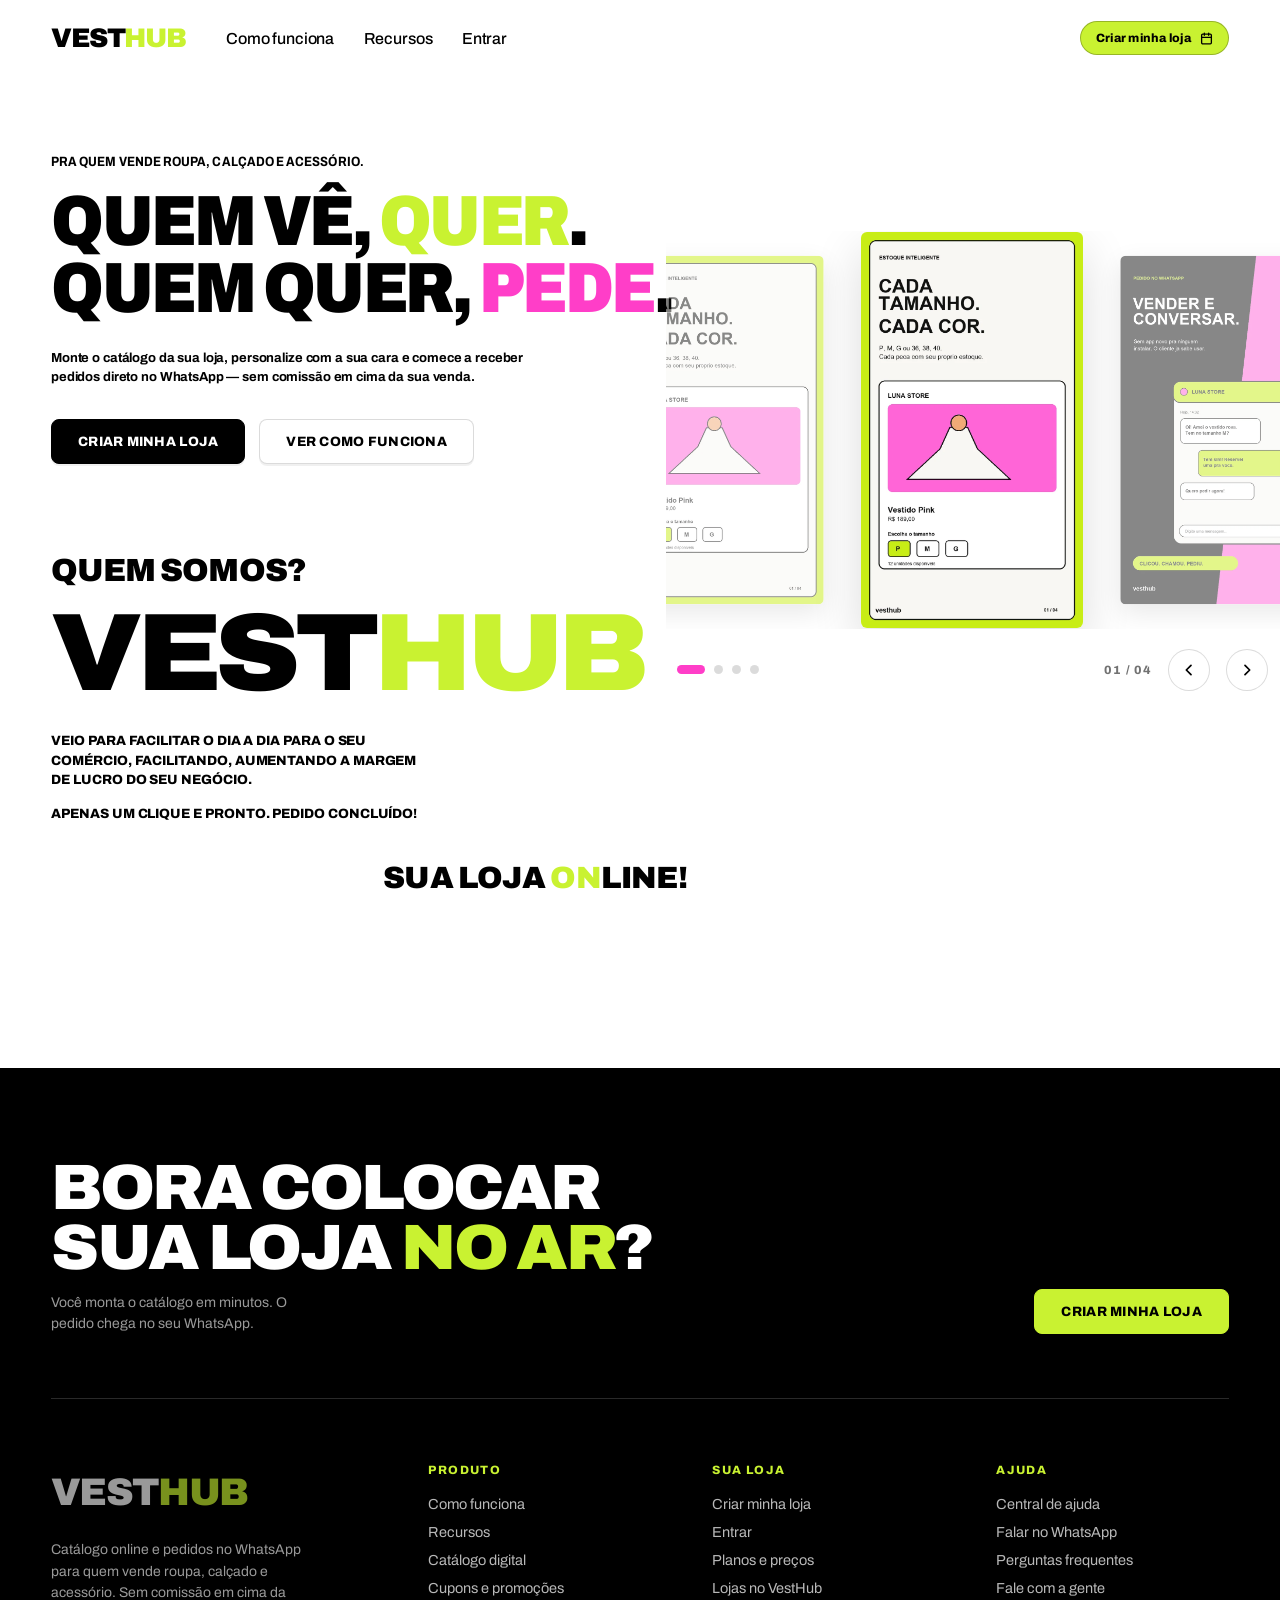
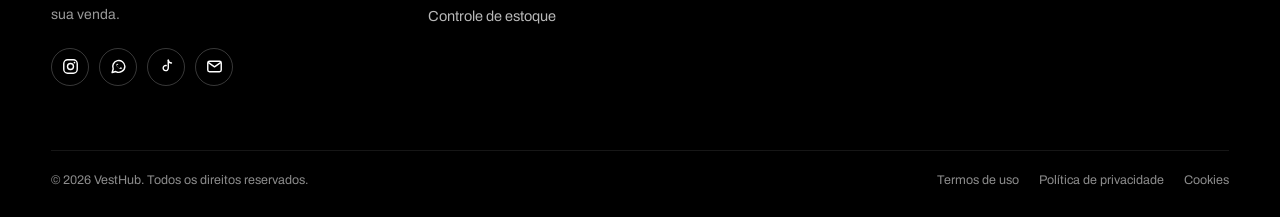
<file: PROJETO3/PROJETO2/index.html>
<!DOCTYPE html>
<html lang="pt-BR">
<head>
<meta charset="UTF-8">
<meta name="viewport" content="width=device-width, initial-scale=1">
<title>VestHub — Sua loja online</title>
<meta name="description" content="Monte o catálogo da sua loja, personalize com a sua cara e receba pedidos direto no WhatsApp. Sem comissão em cima da sua venda.">
<link rel="preconnect" href="https://fonts.googleapis.com">
<link rel="preconnect" href="https://fonts.gstatic.com" crossorigin>
<link href="https://fonts.googleapis.com/css2?family=Archivo:ital,wdth,wght@0,62..125,100..900;1,62..125,100..900&display=swap" rel="stylesheet">
<link rel="stylesheet" href="styles.css">
</head>
<body>

<header class="site-header" id="header">
  <div class="wrap header-inner">
    <a class="brand" href="#top">VEST<span class="hub">HUB</span></a>
    <nav class="nav">
      <a href="#como-funciona">Como funciona</a>
      <a href="#recursos">Recursos</a>
      <a href="login.html">Entrar</a>
    </nav>
    <a class="header-cta" href="cadastro.html">
      Criar minha loja
      <svg viewBox="0 0 24 24" fill="none" stroke="currentColor" stroke-width="2.4" stroke-linecap="round" stroke-linejoin="round" aria-hidden="true"><rect x="3" y="4" width="18" height="18" rx="2"/><path d="M16 2v4M8 2v4M3 10h18"/></svg>
    </a>
  </div>
</header>

<main id="top">
  <div class="wrap stage">

    <section class="hero">
      <p class="eyebrow">Pra quem vende roupa, calçado e acessório.</p>
      <h1 class="headline">
        Quem vê, <span class="quer">quer</span>.<br>
        Quem quer, <span class="pede">pede</span>.
      </h1>
      <p class="hero-sub">Monte o catálogo da sua loja, personalize com a sua cara e comece a receber pedidos direto no WhatsApp — sem comissão em cima da sua venda.</p>
      <div class="hero-actions">
        <a class="btn btn--solid" href="cadastro.html">Criar minha loja</a>
        <a class="btn btn--ghost" href="#como-funciona">Ver como funciona</a>
      </div>
    </section>

    <!-- carrossel de recursos -->
    <section class="carousel" id="recursos" aria-roledescription="carrossel" aria-label="Recursos do VestHub" tabindex="0">
      <div class="carousel-viewport">
        <div class="carousel-track" id="track">
        <button class="slide" type="button" role="group" aria-label="1 de 4">
          <img src="[data-uri]" alt="Estoque inteligente: cada tamanho, cada cor — P, M, G ou 36, 38, 40, com estoque próprio por peça." width="1080" height="1920" loading="eager" decoding="async">
        </button>
        <button class="slide" type="button" role="group" aria-label="2 de 4">
          <img src="[data-uri]" alt="Pedido no WhatsApp: vender e conversar, sem app novo pra ninguém instalar." width="1080" height="1920" loading="eager" decoding="async">
        </button>
        <button class="slide" type="button" role="group" aria-label="3 de 4">
          <img src="[data-uri]" alt="Painel de vendas: tudo que sua loja te conta — o que vendeu, o que parou e o que repor." width="1080" height="1920" loading="lazy" decoding="async">
        </button>
        <button class="slide" type="button" role="group" aria-label="4 de 4">
          <img src="[data-uri]" alt="Cupons, promoções e link exclusivo: a promoção chega, o pedido acontece. Zero comissão." width="1080" height="1920" loading="lazy" decoding="async">
        </button>
        </div>
      </div>
      <div class="carousel-ui">
        <div class="dots" id="dots" role="tablist" aria-label="Escolher slide"></div>
        <span class="counter" id="counter">01 / 04</span>
        <button class="cbtn" type="button" id="prev" aria-label="Slide anterior">
          <svg viewBox="0 0 24 24" fill="none" stroke="currentColor" stroke-width="2.6" stroke-linecap="round" stroke-linejoin="round"><path d="M15 5 8 12l7 7"/></svg>
        </button>
        <button class="cbtn" type="button" id="next" aria-label="Próximo slide">
          <svg viewBox="0 0 24 24" fill="none" stroke="currentColor" stroke-width="2.6" stroke-linecap="round" stroke-linejoin="round"><path d="m9 5 7 7-7 7"/></svg>
        </button>
      </div>
    </section>

    <section class="about" id="como-funciona">
      <h2>Quem somos?</h2>
      <p class="wordmark">VEST<span class="hub">HUB</span></p>
      <p>Veio para facilitar o dia a dia para o seu comércio, facilitando, aumentando a margem de lucro do seu negócio.</p>
      <p>Apenas um clique e pronto. Pedido concluído!</p>
      <p class="kicker">Sua loja <span class="on">on</span>line!</p>
    </section>

  </div>
</main>

<footer class="site-footer" id="criar">
  <div class="wrap">

    <div class="footer-cta">
      <div>
        <h2>Bora colocar sua loja <span class="hl">no ar</span>?</h2>
        <p>Você monta o catálogo em minutos. O pedido chega no seu WhatsApp.</p>
      </div>
      <a class="btn" href="cadastro.html">Criar minha loja</a>
    </div>

    <div class="footer-grid">
      <div class="footer-brand">
        <p class="brand">VEST<span class="hub">HUB</span></p>
        <p>Catálogo online e pedidos no WhatsApp para quem vende roupa, calçado e acessório. Sem comissão em cima da sua venda.</p>
        <div class="socials">
          <a href="#instagram" aria-label="Instagram">
            <svg viewBox="0 0 24 24" fill="none" stroke="currentColor" stroke-width="2" stroke-linecap="round" stroke-linejoin="round"><rect x="2.5" y="2.5" width="19" height="19" rx="5.5"/><circle cx="12" cy="12" r="4.2"/><circle cx="17.6" cy="6.4" r="1.2" fill="currentColor" stroke="none"/></svg>
          </a>
          <a href="#whatsapp" aria-label="WhatsApp">
            <svg viewBox="0 0 24 24" fill="none" stroke="currentColor" stroke-width="2" stroke-linecap="round" stroke-linejoin="round"><path d="M21 11.6a8.6 8.6 0 0 1-12.8 7.5L3 20.5l1.5-5a8.6 8.6 0 1 1 16.5-3.9Z"/><path d="M8.6 9.2c.3 2.6 2.6 4.9 5.2 5.2l1.1-1.4 1.8.8-.4 1.6c-3.6.5-7.4-3.3-6.9-6.9l1.6-.4.8 1.8Z" fill="currentColor" stroke="none"/></svg>
          </a>
          <a href="#tiktok" aria-label="TikTok">
            <svg viewBox="0 0 24 24" fill="none" stroke="currentColor" stroke-width="2" stroke-linecap="round" stroke-linejoin="round"><path d="M14.5 3v11.2a3.6 3.6 0 1 1-3-3.55"/><path d="M14.5 3c.4 2.4 2 3.9 4.5 4.1"/></svg>
          </a>
          <a href="#email" aria-label="E-mail">
            <svg viewBox="0 0 24 24" fill="none" stroke="currentColor" stroke-width="2" stroke-linecap="round" stroke-linejoin="round"><rect x="2.5" y="4.5" width="19" height="15" rx="2.5"/><path d="m3.5 6.5 8.5 6 8.5-6"/></svg>
          </a>
        </div>
      </div>

      <div class="footer-col">
        <h3>Produto</h3>
        <ul>
          <li><a href="#como-funciona">Como funciona</a></li>
          <li><a href="#recursos">Recursos</a></li>
          <li><a href="#catalogo">Catálogo digital</a></li>
          <li><a href="#cupons">Cupons e promoções</a></li>
          <li><a href="#estoque">Controle de estoque</a></li>
        </ul>
      </div>

      <div class="footer-col">
        <h3>Sua loja</h3>
        <ul>
          <li><a href="cadastro.html">Criar minha loja</a></li>
          <li><a href="#entrar">Entrar</a></li>
          <li><a href="#planos">Planos e preços</a></li>
          <li><a href="#lojas">Lojas no VestHub</a></li>
        </ul>
      </div>

      <div class="footer-col">
        <h3>Ajuda</h3>
        <ul>
          <li><a href="#central">Central de ajuda</a></li>
          <li><a href="#whatsapp">Falar no WhatsApp</a></li>
          <li><a href="#duvidas">Perguntas frequentes</a></li>
          <li><a href="#contato">Fale com a gente</a></li>
        </ul>
      </div>
    </div>

    <div class="footer-bottom">
      <span>© 2026 VestHub. Todos os direitos reservados.</span>
      <nav>
        <a href="#termos">Termos de uso</a>
        <a href="#privacidade">Política de privacidade</a>
        <a href="#cookies">Cookies</a>
      </nav>
    </div>

  </div>
</footer>

<script src="script.js" defer></script>

</body>
</html>
</file>
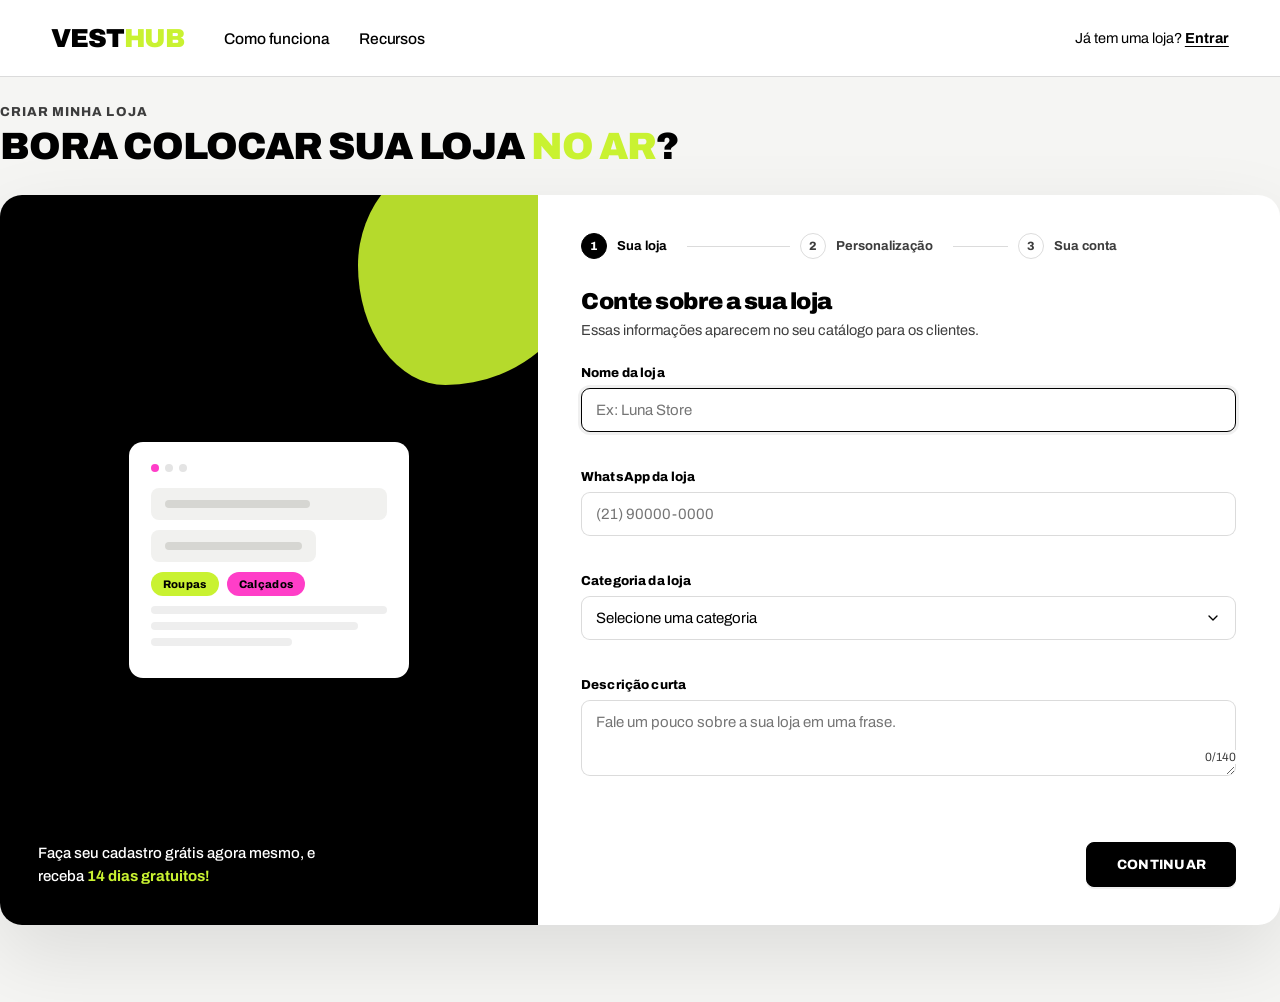
<file: PROJETO3/PROJETO2/cadastro.html>
<!DOCTYPE html>
<html lang="pt-BR">
<head>
<meta charset="UTF-8">
<meta name="viewport" content="width=device-width, initial-scale=1">
<title>Criar minha loja — VestHub</title>
<meta name="description" content="Crie sua loja no VestHub em poucos minutos: dados da loja, personalização e conta.">
<link rel="preconnect" href="https://fonts.googleapis.com">
<link rel="preconnect" href="https://fonts.gstatic.com" crossorigin>
<link href="https://fonts.googleapis.com/css2?family=Archivo:ital,wdth,wght@0,62..125,100..900;1,62..125,100..900&display=swap" rel="stylesheet">
<link rel="stylesheet" href="cadastro.css">
</head>
<body>

<header class="site-header" id="header">
  <div class="wrap header-inner">
    <a class="brand" href="index.html">VEST<span class="hub">HUB</span></a>
    <nav class="nav">
      <a href="index.html#como-funciona">Como funciona</a>
      <a href="index.html#recursos">Recursos</a>
    </nav>
    <a class="header-login" href="#entrar">Já tem uma loja? <strong>Entrar</strong></a>
  </div>
</header>

<main>
  <div class="wrap signup-wrap">

    <p class="signup-eyebrow">Criar minha loja</p>
    <h1 class="signup-title">Bora colocar sua loja <span class="hl">no ar</span>?</h1>

    <div class="signup-card" data-step="1">

      <!-- ===== painel visual (esquerda) ===== -->
      <aside class="signup-visual" aria-hidden="true">

        <div class="visual-step is-active" data-visual="1">
          <div class="v-shape v-shape--blob"></div>
          <div class="v-mock v-mock--store">
            <div class="v-mock-top">
              <span class="v-dot"></span>
              <span class="v-dot"></span>
              <span class="v-dot"></span>
            </div>
            <div class="v-field"><span></span></div>
            <div class="v-field v-field--sm"><span></span></div>
            <div class="v-field v-field--tag">
              <em class="tag tag--lime">Roupas</em>
              <em class="tag tag--pink">Calçados</em>
            </div>
            <div class="v-field v-field--lines">
              <i></i><i></i><i></i>
            </div>
          </div>
        </div>

        <div class="visual-step" data-visual="2">
          <div class="v-shape v-shape--ring"></div>
          <div class="v-mock v-mock--logo">
            <div class="v-logo-circle">
              <svg viewBox="0 0 24 24" fill="none" stroke="currentColor" stroke-width="1.8" stroke-linecap="round" stroke-linejoin="round"><path d="M12 16V4M12 4 7 9M12 4l5 5"/><path d="M4 16v3a1 1 0 0 0 1 1h14a1 1 0 0 0 1-1v-3"/></svg>
            </div>
            <div class="v-link-pill">vesthub.online/<b>sua-loja</b></div>
          </div>
        </div>

        <div class="visual-step" data-visual="3">
          <div class="v-shape v-shape--squircle"></div>
          <div class="v-mock v-mock--lock">
            <div class="v-lock">
              <svg viewBox="0 0 24 24" fill="none" stroke="currentColor" stroke-width="1.8" stroke-linecap="round" stroke-linejoin="round"><rect x="4" y="10.5" width="16" height="10" rx="2"/><path d="M7.5 10.5V7a4.5 4.5 0 0 1 9 0v3.5"/></svg>
            </div>
            <div class="v-field v-field--sm"><span></span></div>
            <div class="v-field v-field--sm"><span></span></div>
          </div>
        </div>

        <p class="visual-caption">Faça seu cadastro grátis agora mesmo, e receba <strong>14 dias gratuitos!</strong></p>
      </aside>

      <!-- ===== formulário (direita) ===== -->
      <div class="signup-form-panel">

        <ol class="stepper" id="stepper">
          <li class="step-item is-active" data-step-index="1">
            <span class="step-num" aria-hidden="true">1</span>
            <span class="step-label">Sua loja</span>
          </li>
          <li class="step-item" data-step-index="2">
            <span class="step-num" aria-hidden="true">2</span>
            <span class="step-label">Personalização</span>
          </li>
          <li class="step-item" data-step-index="3">
            <span class="step-num" aria-hidden="true">3</span>
            <span class="step-label">Sua conta</span>
          </li>
        </ol>

        <form id="signupForm" novalidate>

          <!-- PASSO 1 -->
          <section class="step-panel is-active" data-step="1" aria-labelledby="step1-title">
            <h2 id="step1-title" class="step-title">Conte sobre a sua loja</h2>
            <p class="step-sub">Essas informações aparecem no seu catálogo para os clientes.</p>

            <div class="field">
              <label for="nomeLoja">Nome da loja</label>
              <input type="text" id="nomeLoja" name="nomeLoja" placeholder="Ex: Luna Store" autocomplete="organization" required>
              <span class="field-error" data-error-for="nomeLoja"></span>
            </div>

            <div class="field">
              <label for="whatsappLoja">WhatsApp da loja</label>
              <input type="tel" id="whatsappLoja" name="whatsappLoja" placeholder="(21) 90000-0000" inputmode="numeric" autocomplete="tel" required>
              <span class="field-error" data-error-for="whatsappLoja"></span>
            </div>

            <div class="field">
              <label for="categoriaLoja">Categoria da loja</label>
              <select id="categoriaLoja" name="categoriaLoja" required>
                <option value="" disabled selected>Selecione uma categoria</option>
                <option value="roupas">Roupas</option>
                <option value="calcados">Calçados</option>
                <option value="acessorios">Acessórios</option>
                <option value="roupas-calcados-acessorios">Roupas, calçados e acessórios</option>
                <option value="outro">Outro</option>
              </select>
              <span class="field-error" data-error-for="categoriaLoja"></span>
            </div>

            <div class="field">
              <label for="descricaoLoja">Descrição curta</label>
              <textarea id="descricaoLoja" name="descricaoLoja" rows="3" maxlength="140" placeholder="Fale um pouco sobre a sua loja em uma frase." required></textarea>
              <span class="field-hint"><span id="descCount">0</span>/140</span>
              <span class="field-error" data-error-for="descricaoLoja"></span>
            </div>
          </section>

          <!-- PASSO 2 -->
          <section class="step-panel" data-step="2" aria-labelledby="step2-title">
            <h2 id="step2-title" class="step-title">Personalize sua loja</h2>
            <p class="step-sub">A logo e o link são o cartão de visita da sua vitrine.</p>

            <div class="field">
              <label>Logo da loja</label>
              <div class="upload-box" id="uploadBox" tabindex="0" role="button" aria-describedby="uploadHint">
                <input type="file" id="logoInput" name="logo" accept="image/png,image/jpeg,image/webp" hidden>
                <div class="upload-empty" id="uploadEmpty">
                  <svg viewBox="0 0 24 24" fill="none" stroke="currentColor" stroke-width="1.8" stroke-linecap="round" stroke-linejoin="round"><path d="M12 16V4M12 4 7 9M12 4l5 5"/><path d="M4 16v3a1 1 0 0 0 1 1h14a1 1 0 0 0 1-1v-3"/></svg>
                  <p><strong>Clique para enviar</strong> ou arraste a imagem aqui</p>
                  <span id="uploadHint">PNG, JPG ou WEBP — até 5MB</span>
                </div>
                <div class="upload-preview" id="uploadPreview" hidden>
                  <img id="uploadPreviewImg" alt="Prévia da logo">
                  <div class="upload-preview-info">
                    <strong id="uploadFileName"></strong>
                    <span id="uploadFileSize"></span>
                  </div>
                  <button type="button" class="upload-remove" id="uploadRemove" aria-label="Remover imagem">
                    <svg viewBox="0 0 24 24" fill="none" stroke="currentColor" stroke-width="2" stroke-linecap="round" stroke-linejoin="round"><path d="M18 6 6 18M6 6l12 12"/></svg>
                  </button>
                </div>
              </div>
              <span class="field-error" data-error-for="logo"></span>
            </div>

            <div class="field">
              <label for="linkLoja">Link da loja personalizado</label>
              <div class="link-input">
                <span class="link-prefix">vesthub.online/</span>
                <input type="text" id="linkLoja" name="linkLoja" placeholder="sua-loja" autocomplete="off" spellcheck="false" required>
              </div>
              <span class="field-hint">Gerado a partir do nome da loja — você pode editar.</span>
              <span class="field-error" data-error-for="linkLoja"></span>
            </div>
          </section>

          <!-- PASSO 3 -->
          <section class="step-panel" data-step="3" aria-labelledby="step3-title">
            <h2 id="step3-title" class="step-title">Crie sua conta</h2>
            <p class="step-sub">É o que você vai usar para entrar no painel da sua loja.</p>

            <div class="field">
              <label for="email">E-mail (login)</label>
              <input type="email" id="email" name="email" placeholder="voce@email.com" autocomplete="email" required>
              <span class="field-error" data-error-for="email"></span>
            </div>

            <div class="field">
              <label for="senha">Senha</label>
              <div class="password-input">
                <input type="password" id="senha" name="senha" placeholder="Mínimo de 6 dígitos" autocomplete="new-password" minlength="6" required>
                <button type="button" class="password-toggle" id="senhaToggle" aria-label="Mostrar senha" aria-pressed="false">
                  <svg viewBox="0 0 24 24" fill="none" stroke="currentColor" stroke-width="1.8" stroke-linecap="round" stroke-linejoin="round"><path d="M1.5 12S5 5 12 5s10.5 7 10.5 7-3.5 7-10.5 7S1.5 12 1.5 12Z"/><circle cx="12" cy="12" r="3"/></svg>
                </button>
              </div>
              <span class="field-hint" id="senhaHint">Pelo menos 6 dígitos.</span>
              <span class="field-error" data-error-for="senha"></span>
            </div>

            <label class="checkbox-field">
              <input type="checkbox" id="termos" name="termos" required>
              <span class="checkbox-box" aria-hidden="true">
                <svg viewBox="0 0 24 24" fill="none" stroke="currentColor" stroke-width="3" stroke-linecap="round" stroke-linejoin="round"><path d="M20 6 9 17l-5-5"/></svg>
              </span>
              <span class="checkbox-text">Li e aceito os <a href="#termos" target="_blank" rel="noopener">termos de uso</a> e a <a href="#privacidade" target="_blank" rel="noopener">política de privacidade</a> do VestHub.</span>
            </label>
            <span class="field-error" data-error-for="termos"></span>
          </section>

          <div class="form-actions">
            <button type="button" class="btn btn--ghost" id="backBtn" hidden>Voltar</button>
            <button type="button" class="btn btn--solid" id="nextBtn">Continuar</button>
            <button type="submit" class="btn btn--solid" id="submitBtn" hidden>Criar minha loja</button>
          </div>
        </form>

        <div class="success-panel" id="successPanel" hidden>
          <div class="success-icon">
            <svg viewBox="0 0 24 24" fill="none" stroke="currentColor" stroke-width="2.4" stroke-linecap="round" stroke-linejoin="round"><path d="M20 6 9 17l-5-5"/></svg>
          </div>
          <h2>Sua loja foi criada!</h2>
          <p>Prontinho — sua loja já está pronta. Agora é só montar o catálogo e começar a vender.</p>
          <a class="btn btn--solid" href="index.html">Ir para a home</a>
        </div>

      </div>
    </div>
  </div>
</main>

<script src="cadastro.js" defer></script>
</body>
</html>
</file>
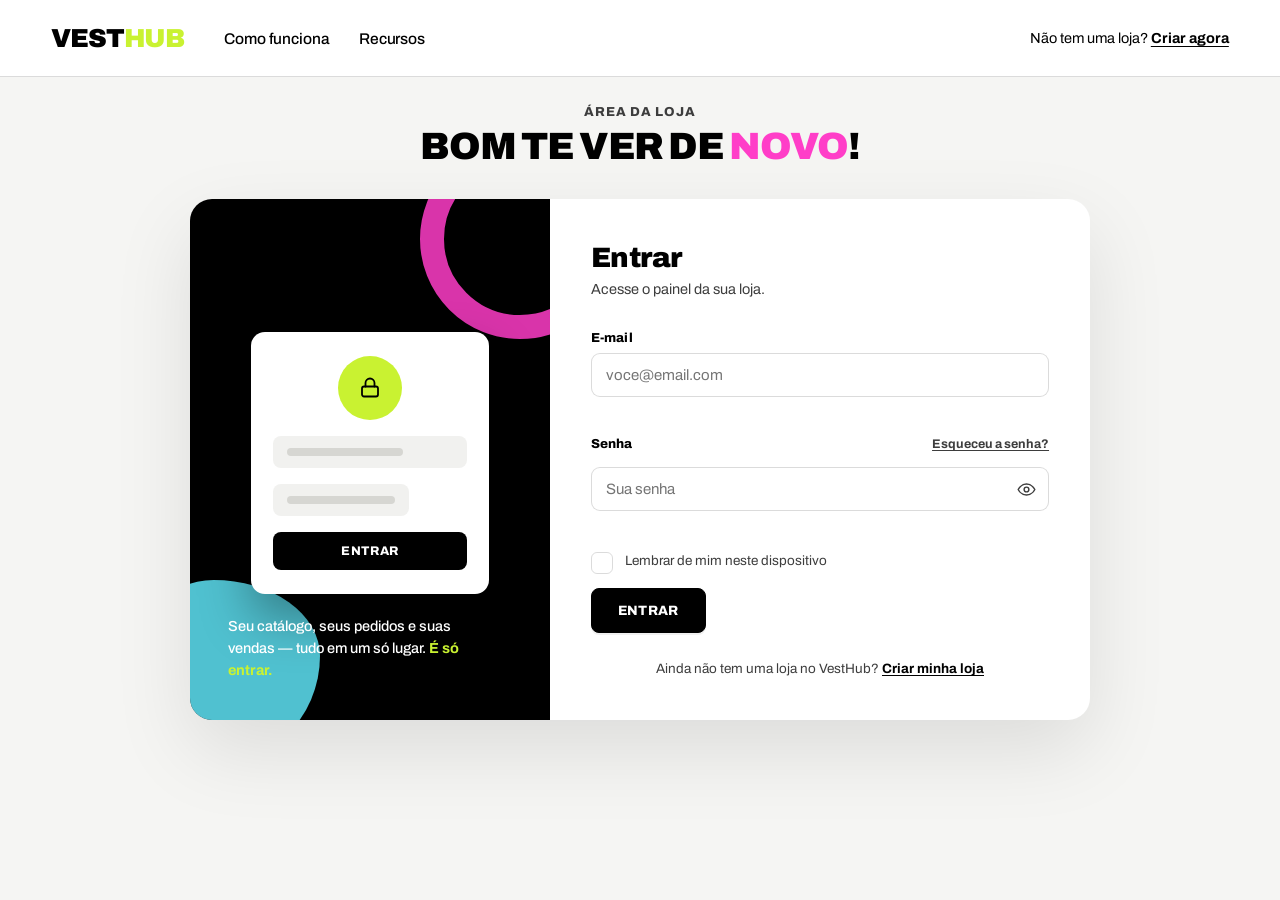
<file: PROJETO3/PROJETO2/login.html>
<!DOCTYPE html>
<html lang="pt-BR">
<head>
<meta charset="UTF-8">
<meta name="viewport" content="width=device-width, initial-scale=1">
<title>Entrar — VestHub</title>
<meta name="description" content="Entre na sua conta VestHub para gerenciar sua loja.">
<link rel="preconnect" href="https://fonts.googleapis.com">
<link rel="preconnect" href="https://fonts.gstatic.com" crossorigin>
<link href="https://fonts.googleapis.com/css2?family=Archivo:ital,wdth,wght@0,62..125,100..900;1,62..125,100..900&display=swap" rel="stylesheet">
<link rel="stylesheet" href="login.css">
</head>
<body>

<header class="site-header" id="header">
  <div class="wrap header-inner">
    <a class="brand" href="index.html">VEST<span class="hub">HUB</span></a>
    <nav class="nav">
      <a href="index.html#como-funciona">Como funciona</a>
      <a href="index.html#recursos">Recursos</a>
    </nav>
    <a class="header-login" href="cadastro.html">Não tem uma loja? <strong>Criar agora</strong></a>
  </div>
</header>

<main>
  <div class="wrap login-wrap">

    <p class="login-eyebrow">Área da loja</p>
    <h1 class="login-title">Bom te ver de <span class="hl">novo</span>!</h1>

    <div class="login-card">

      <!-- ===== painel visual (esquerda) ===== -->
      <aside class="login-visual" aria-hidden="true">
        <div class="v-shape v-shape--ring"></div>
        <div class="v-shape v-shape--blob"></div>

        <div class="v-mock v-mock--lock">
          <div class="v-lock">
            <svg viewBox="0 0 24 24" fill="none" stroke="currentColor" stroke-width="1.8" stroke-linecap="round" stroke-linejoin="round"><rect x="4" y="10.5" width="16" height="10" rx="2"/><path d="M7.5 10.5V7a4.5 4.5 0 0 1 9 0v3.5"/></svg>
          </div>
          <div class="v-field"><span></span></div>
          <div class="v-field v-field--sm"><span></span></div>
          <div class="v-btn">Entrar</div>
        </div>

        <p class="visual-caption">Seu catálogo, seus pedidos e suas vendas — tudo em um só lugar. <strong>É só entrar.</strong></p>
      </aside>

      <!-- ===== formulário (direita) ===== -->
      <div class="login-form-panel">

        <h2 class="form-title">Entrar</h2>
        <p class="form-sub">Acesse o painel da sua loja.</p>

        <form id="loginForm" novalidate>

          <div class="field">
            <label for="email">E-mail</label>
            <input type="email" id="email" name="email" placeholder="voce@email.com" autocomplete="email" required>
            <span class="field-error" data-error-for="email"></span>
          </div>

          <div class="field">
            <div class="field-label-row">
              <label for="senha">Senha</label>
              <a class="forgot-link" href="#recuperar">Esqueceu a senha?</a>
            </div>
            <div class="password-input">
              <input type="password" id="senha" name="senha" placeholder="Sua senha" autocomplete="current-password" required>
              <button type="button" class="password-toggle" id="senhaToggle" aria-label="Mostrar senha" aria-pressed="false">
                <svg viewBox="0 0 24 24" fill="none" stroke="currentColor" stroke-width="1.8" stroke-linecap="round" stroke-linejoin="round"><path d="M1.5 12S5 5 12 5s10.5 7 10.5 7-3.5 7-10.5 7S1.5 12 1.5 12Z"/><circle cx="12" cy="12" r="3"/></svg>
              </button>
            </div>
            <span class="field-error" data-error-for="senha"></span>
          </div>

          <label class="checkbox-field">
            <input type="checkbox" id="lembrar" name="lembrar">
            <span class="checkbox-box" aria-hidden="true">
              <svg viewBox="0 0 24 24" fill="none" stroke="currentColor" stroke-width="3" stroke-linecap="round" stroke-linejoin="round"><path d="M20 6 9 17l-5-5"/></svg>
            </span>
            <span class="checkbox-text">Lembrar de mim neste dispositivo</span>
          </label>

          <span class="field-error field-error--form" id="formError" role="alert"></span>

          <div class="form-actions">
            <button type="submit" class="btn btn--solid" id="submitBtn">Entrar</button>
          </div>
        </form>

        <p class="signup-hint">Ainda não tem uma loja no VestHub? <a href="cadastro.html">Criar minha loja</a></p>

        <div class="success-panel" id="successPanel" hidden>
          <div class="success-icon">
            <svg viewBox="0 0 24 24" fill="none" stroke="currentColor" stroke-width="2.4" stroke-linecap="round" stroke-linejoin="round"><path d="M20 6 9 17l-5-5"/></svg>
          </div>
          <h2>Login efetuado!</h2>
          <p>Redirecionando você para o painel da sua loja…</p>
        </div>

      </div>
    </div>
  </div>
</main>

<script src="login.js" defer></script>
</body>
</html>
</file>
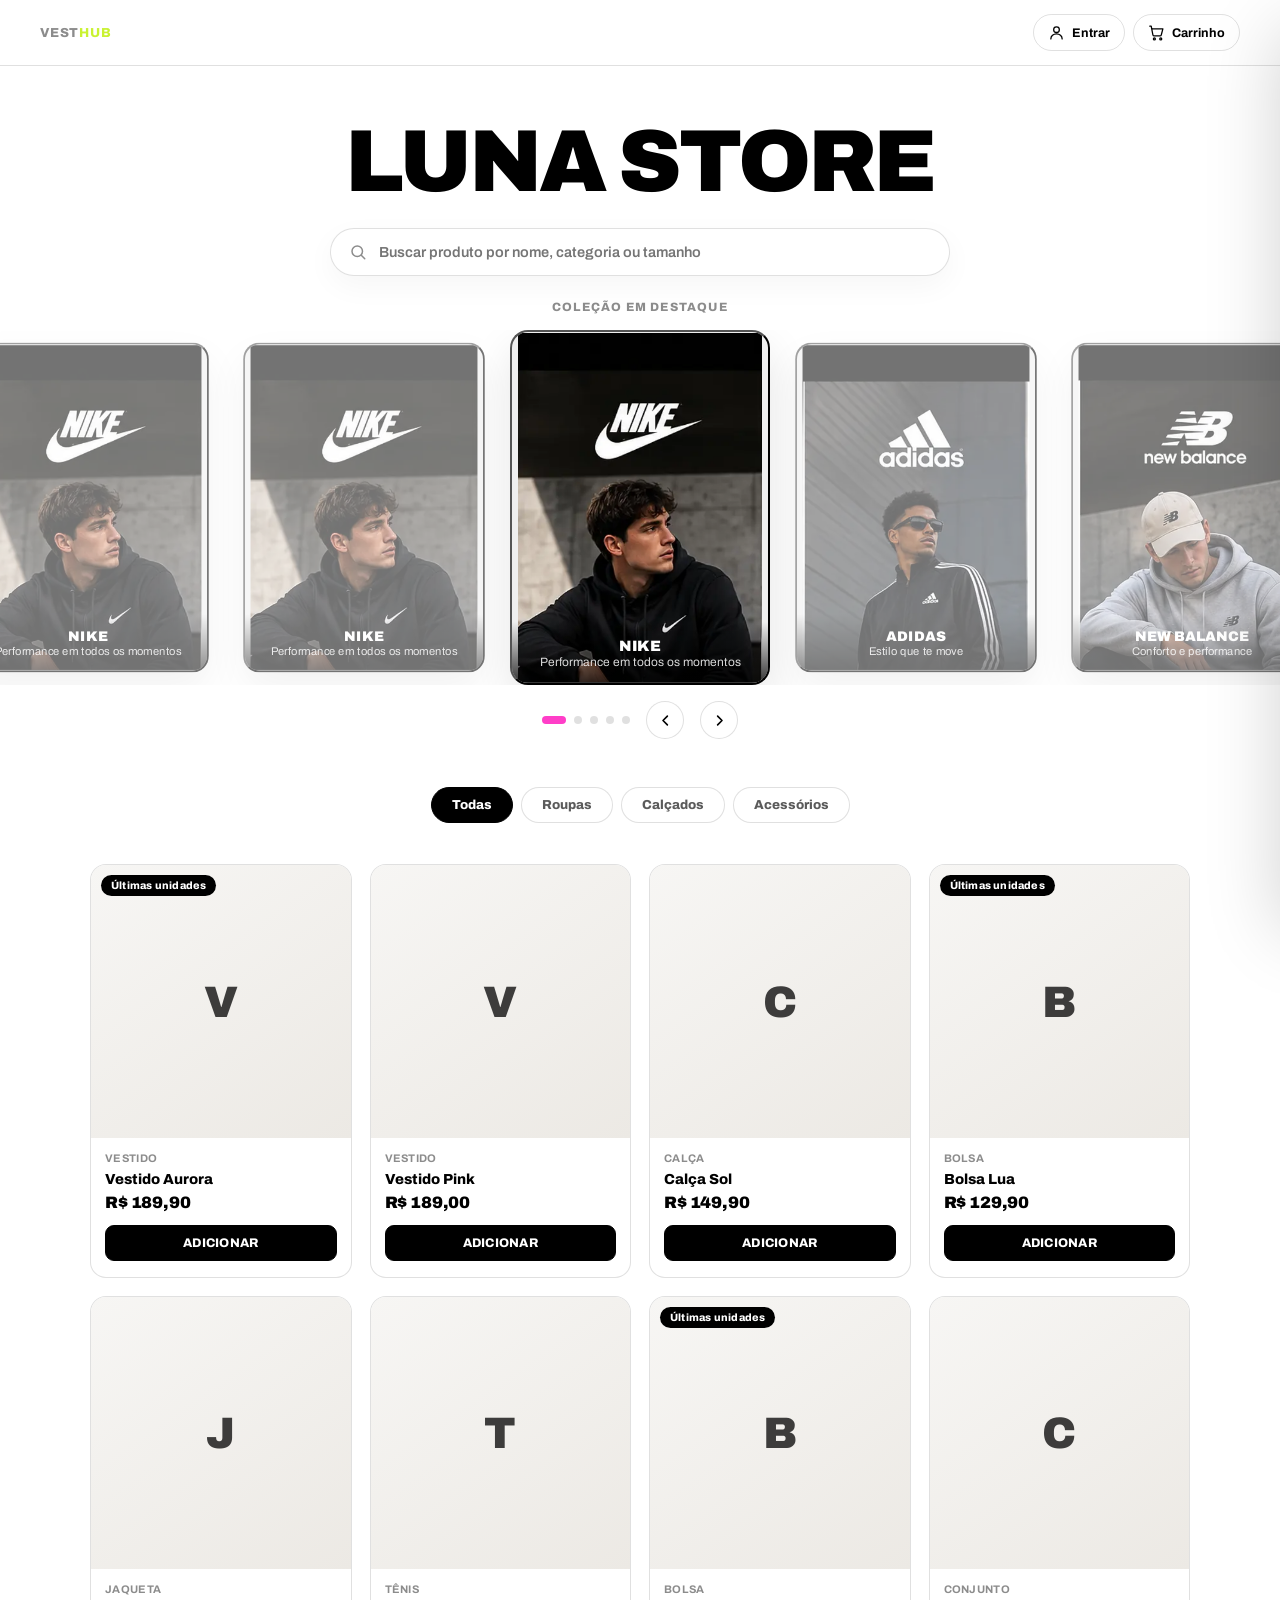
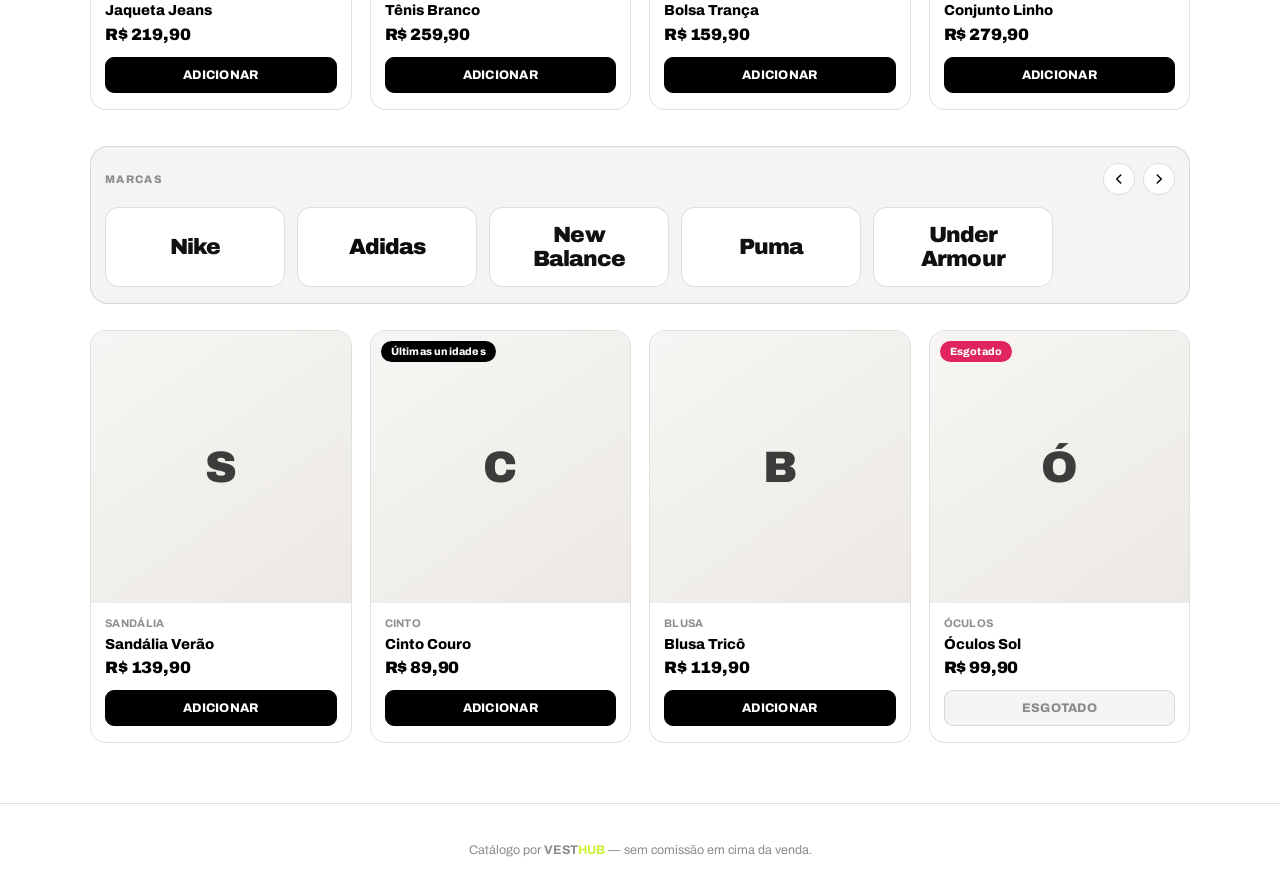
<file: PROJETO3/PROJETO2/loja.html>
<!DOCTYPE html>
<html lang="pt-BR">
<head>
<meta charset="UTF-8">
<meta name="viewport" content="width=device-width, initial-scale=1">
<title>Luna Store — VestHub</title>
<meta name="description" content="Catálogo online. Faça seu pedido direto pelo WhatsApp.">
<link rel="preconnect" href="https://fonts.googleapis.com">
<link rel="preconnect" href="https://fonts.gstatic.com" crossorigin>
<link href="https://fonts.googleapis.com/css2?family=Archivo:ital,wdth,wght@0,62..125,100..900;1,62..125,100..900&display=swap" rel="stylesheet">
<link href="https://fonts.googleapis.com/css2?family=Anton&family=Bebas+Neue&family=Caveat:wght@700&family=DM+Serif+Display&family=Fraunces:ital,wght@0,900;1,900&family=Oswald:wght@700&family=Playfair+Display:ital,wght@1,900&family=Poppins:wght@800&family=Space+Grotesk:wght@700&display=swap" rel="stylesheet">
<link rel="stylesheet" href="loja.css">
</head>
<body>

<header class="loja-topbar" id="lojaTopbar">
  <span class="loja-topbar-brand">VEST<span class="hub">HUB</span></span>
  <div class="loja-topbar-actions">
    <button class="topbar-icon-btn" type="button" id="btnConta">
      <svg viewBox="0 0 24 24" fill="none" stroke="currentColor" stroke-width="1.8" stroke-linecap="round" stroke-linejoin="round"><circle cx="12" cy="8" r="4"/><path d="M4 21c0-4 3.6-7 8-7s8 3 8 7"/></svg>
      <span id="contaLabel">Entrar</span>
    </button>
    <button class="topbar-icon-btn" type="button" id="btnCarrinho">
      <svg viewBox="0 0 24 24" fill="none" stroke="currentColor" stroke-width="1.8" stroke-linecap="round" stroke-linejoin="round"><circle cx="9" cy="21" r="1.4"/><circle cx="18" cy="21" r="1.4"/><path d="M2.5 3h2l2.4 12.2a2 2 0 0 0 2 1.6h7.9a2 2 0 0 0 2-1.6L21 7H6"/></svg>
      <span>Carrinho</span>
      <span class="cart-count" id="cartCount" hidden>0</span>
    </button>
  </div>
</header>

<main id="conteudo">

  <section class="store-hero">
    <h1 class="store-name" id="storeName">Nome da loja</h1>
    <p class="store-tagline" id="storeTagline" hidden></p>
    <div class="store-search-wrap">
      <svg viewBox="0 0 24 24" fill="none" stroke="currentColor" stroke-width="2" stroke-linecap="round" stroke-linejoin="round" aria-hidden="true"><circle cx="11" cy="11" r="7"/><path d="m21 21-4.3-4.3"/></svg>
      <input id="storeSearchInput" type="search" placeholder="Buscar produto por nome, categoria ou tamanho" aria-label="Buscar produto" autocomplete="off">
    </div>
  </section>

  <section class="featured" aria-label="Coleção em destaque">
    <p class="featured-eyebrow">Coleção em destaque</p>
    <div class="fc-viewport">
      <div class="fc-track" id="fcTrack"></div>
    </div>
    <div class="fc-ui">
      <div class="fc-dots" id="fcDots"></div>
      <button class="fc-btn" type="button" id="fcPrev" aria-label="Anterior">
        <svg viewBox="0 0 24 24" fill="none" stroke="currentColor" stroke-width="2.6" stroke-linecap="round" stroke-linejoin="round"><path d="M15 5 8 12l7 7"/></svg>
      </button>
      <button class="fc-btn" type="button" id="fcNext" aria-label="Próximo">
        <svg viewBox="0 0 24 24" fill="none" stroke="currentColor" stroke-width="2.6" stroke-linecap="round" stroke-linejoin="round"><path d="m9 5 7 7-7 7"/></svg>
      </button>
    </div>
  </section>

  <section class="catalog" id="catalogo">
    <div class="category-nav" id="categoryNav"></div>
    <div class="subcategory-nav" id="subcategoryNav"></div>
    <div class="product-grid" id="productGrid"></div>
    <p class="catalog-empty" id="catalogEmpty" hidden>Nenhum produto encontrado nessa categoria.</p>
  </section>

</main>

<footer class="loja-footer">
  <p>Catálogo por <strong>VEST<span class="hub">HUB</span></strong> — sem comissão em cima da venda.</p>
</footer>

<!-- ===================== CARRINHO ===================== -->
<div class="drawer-overlay" id="cartOverlay" hidden></div>
<aside class="cart-drawer" id="cartDrawer" aria-label="Carrinho de compras">
  <div class="drawer-head">
    <h2>Seu carrinho</h2>
    <button class="drawer-close" type="button" id="cartClose" aria-label="Fechar carrinho">
      <svg viewBox="0 0 24 24" fill="none" stroke="currentColor" stroke-width="2" stroke-linecap="round" stroke-linejoin="round"><path d="M18 6 6 18M6 6l12 12"/></svg>
    </button>
  </div>

  <div class="cart-items" id="cartItems"></div>
  <p class="cart-empty" id="cartEmpty" hidden>Seu carrinho está vazio.<br>Adicione peças do catálogo para começar.</p>

  <div class="cart-footer" id="cartFooter" hidden>
    <div class="coupon-row">
      <input type="text" id="cupomInput" placeholder="Código do cupom" autocomplete="off" spellcheck="false">
      <button class="btn btn--sm" type="button" id="cupomApply">Aplicar</button>
    </div>
    <div class="coupon-applied" id="cupomApplied" hidden></div>
    <p class="cupom-msg" id="cupomMsg"></p>

    <div class="cart-summary">
      <div class="cart-summary-row"><span>Subtotal</span><span id="cartSubtotal">R$ 0,00</span></div>
      <div class="cart-summary-row is-discount" id="cartDiscountRow" hidden><span>Desconto</span><span id="cartDiscount">− R$ 0,00</span></div>
      <div class="cart-summary-row is-total"><span>Total</span><span id="cartTotal">R$ 0,00</span></div>
    </div>
    <button class="btn btn--solid btn--full" type="button" id="btnFinalizar">Finalizar pedido</button>
  </div>
</aside>

<!-- ===================== MODAL (conta / checkout) ===================== -->
<div class="modal-overlay" id="modalOverlay" hidden>
  <div class="modal" id="modal" role="dialog" aria-modal="true">
    <button class="modal-close" id="modalClose" type="button" aria-label="Fechar">
      <svg viewBox="0 0 24 24" fill="none" stroke="currentColor" stroke-width="2" stroke-linecap="round" stroke-linejoin="round"><path d="M18 6 6 18M6 6l12 12"/></svg>
    </button>
    <div class="modal-body" id="modalBody"></div>
  </div>
</div>

<!-- ===================== TOASTS ===================== -->
<div class="toast-stack" id="toastStack" aria-live="polite" aria-atomic="true"></div>

<script src="loja.js" defer></script>
</body>
</html>
</file>
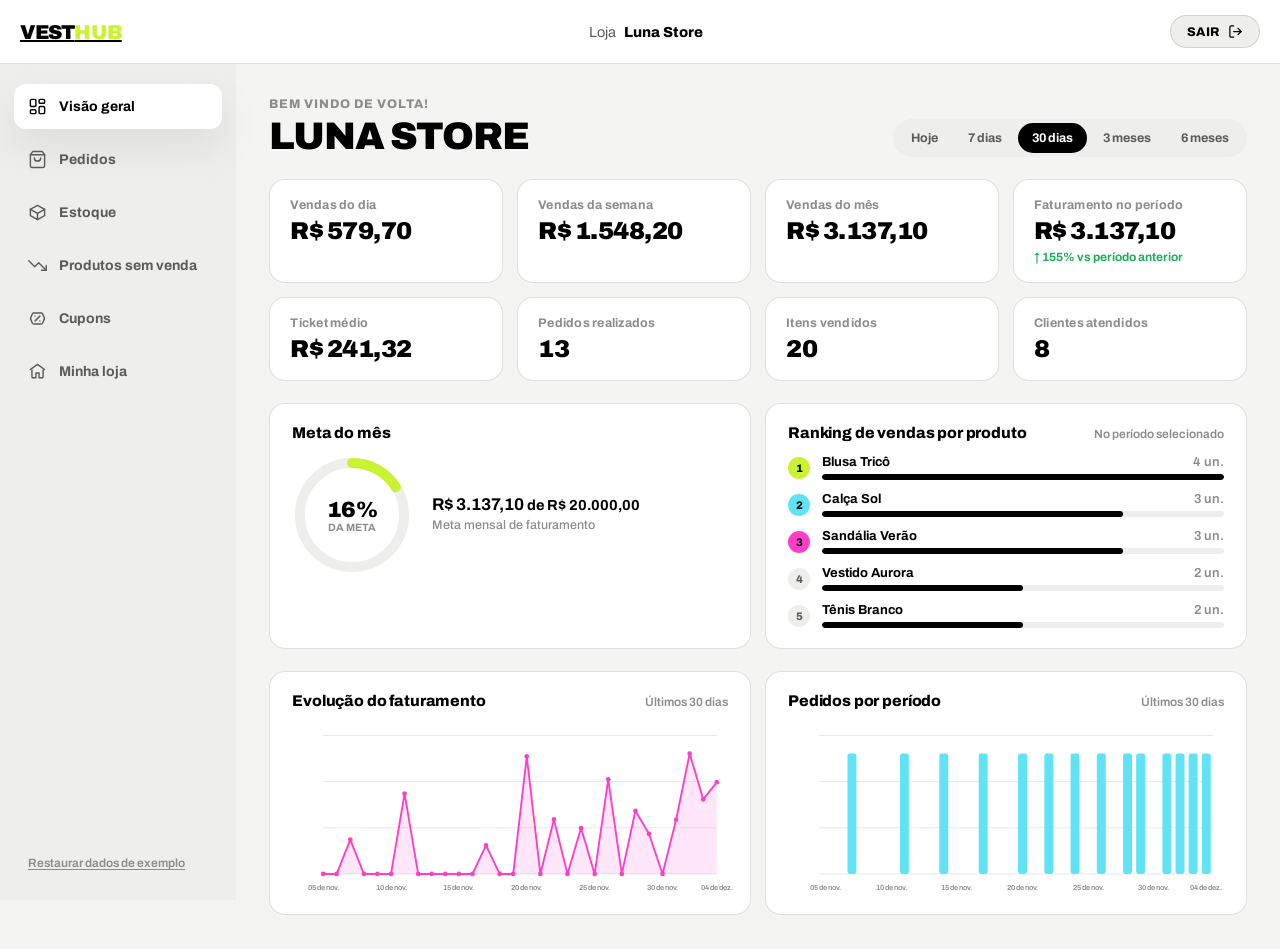
<file: PROJETO3/PROJETO2/painel.html>
<!DOCTYPE html>
<html lang="pt-BR">
<head>
<meta charset="UTF-8">
<meta name="viewport" content="width=device-width, initial-scale=1">
<title>Painel da loja — VestHub</title>
<meta name="description" content="Painel administrativo do lojista VestHub: vendas, pedidos, estoque e cupons.">
<link rel="preconnect" href="https://fonts.googleapis.com">
<link rel="preconnect" href="https://fonts.gstatic.com" crossorigin>
<link href="https://fonts.googleapis.com/css2?family=Archivo:ital,wdth,wght@0,62..125,100..900;1,62..125,100..900&display=swap" rel="stylesheet">
<link rel="stylesheet" href="painel.css">
</head>
<body>

<a class="skip-link" href="#conteudo">Pular para o conteúdo</a>

<header class="topbar">
  <a class="brand" href="index.html">VEST<span class="hub">HUB</span></a>
  <div class="topbar-store">
    <span class="topbar-store-label">Loja</span>
    <strong id="topbarStoreName">HYPE STREET</strong>
  </div>
  <button class="logout-pill" id="logoutBtn" type="button">
    Sair
    <svg viewBox="0 0 24 24" fill="none" stroke="currentColor" stroke-width="2" stroke-linecap="round" stroke-linejoin="round"><path d="M9 21H5a2 2 0 0 1-2-2V5a2 2 0 0 1 2-2h4"/><path d="M16 17l5-5-5-5"/><path d="M21 12H9"/></svg>
  </button>
</header>

<div class="shell">

  <!-- ===================== SIDEBAR ===================== -->
  <aside class="sidebar" id="sidebar">
    <nav class="side-nav" aria-label="Navegação do painel">
      <button class="side-link is-active" data-view="visao-geral" type="button">
        <svg viewBox="0 0 24 24" fill="none" stroke="currentColor" stroke-width="1.8" stroke-linecap="round" stroke-linejoin="round"><rect x="3" y="3" width="7" height="9" rx="1.5"/><rect x="14" y="3" width="7" height="5" rx="1.5"/><rect x="14" y="12" width="7" height="9" rx="1.5"/><rect x="3" y="16" width="7" height="5" rx="1.5"/></svg>
        <span>Visão geral</span>
      </button>
      <button class="side-link" data-view="pedidos" type="button">
        <svg viewBox="0 0 24 24" fill="none" stroke="currentColor" stroke-width="1.8" stroke-linecap="round" stroke-linejoin="round"><path d="M6 2 3 6v14a2 2 0 0 0 2 2h14a2 2 0 0 0 2-2V6l-3-4Z"/><path d="M3 6h18"/><path d="M16 10a4 4 0 0 1-8 0"/></svg>
        <span>Pedidos</span>
        <span class="side-badge" id="navBadgePedidos" hidden>0</span>
      </button>
      <button class="side-link" data-view="estoque" type="button">
        <svg viewBox="0 0 24 24" fill="none" stroke="currentColor" stroke-width="1.8" stroke-linecap="round" stroke-linejoin="round"><path d="m21 8-9-5-9 5 9 5 9-5Z"/><path d="M3 8v8l9 5 9-5V8"/><path d="M12 13v8"/></svg>
        <span>Estoque</span>
        <span class="side-badge side-badge--danger" id="navBadgeEstoque" hidden>0</span>
      </button>
      <button class="side-link" data-view="sem-venda" type="button">
        <svg viewBox="0 0 24 24" fill="none" stroke="currentColor" stroke-width="1.8" stroke-linecap="round" stroke-linejoin="round"><path d="M23 18 13.5 8.5l-5 5L1 6"/><path d="M17 18h6v-6"/></svg>
        <span>Produtos sem venda</span>
      </button>
      <button class="side-link" data-view="cupons" type="button">
        <svg viewBox="0 0 24 24" fill="none" stroke="currentColor" stroke-width="1.8" stroke-linecap="round" stroke-linejoin="round"><path d="M20.6 12.8a2 2 0 0 0 0-1.6L18.4 6a2 2 0 0 0-1.8-1H7.4a2 2 0 0 0-1.8 1L3.4 11.2a2 2 0 0 0 0 1.6l2.2 5.2a2 2 0 0 0 1.8 1h9.2a2 2 0 0 0 1.8-1Z"/><path d="M9 9h.01"/><path d="M15 15h.01"/><path d="m9 15 6-6"/></svg>
        <span>Cupons</span>
      </button>
      <button class="side-link" data-view="minha-loja" type="button">
        <svg viewBox="0 0 24 24" fill="none" stroke="currentColor" stroke-width="1.8" stroke-linecap="round" stroke-linejoin="round"><path d="M3 9.5 12 3l9 6.5"/><path d="M5 10v9a1 1 0 0 0 1 1h4v-6h4v6h4a1 1 0 0 0 1-1v-9"/></svg>
        <span>Minha loja</span>
      </button>
    </nav>

    <button class="side-reset" id="resetDataBtn" type="button">Restaurar dados de exemplo</button>
  </aside>

  <!-- ===================== CONTEÚDO ===================== -->
  <main id="conteudo">

    <!-- ---------- VISÃO GERAL ---------- -->
    <section class="view is-active" data-view="visao-geral" aria-labelledby="ov-title">
      <div class="view-head">
        <div>
          <p class="view-eyebrow">Bem vindo de volta!</p>
          <h1 class="view-title" id="ov-title" data-store-name-target>Nome da loja</h1>
        </div>
        <div class="period-filter" id="periodFilter" role="group" aria-label="Filtro de período">
          <button type="button" data-days="1">Hoje</button>
          <button type="button" data-days="7">7 dias</button>
          <button type="button" data-days="30" class="is-active">30 dias</button>
          <button type="button" data-days="90">3 meses</button>
          <button type="button" data-days="180">6 meses</button>
        </div>
      </div>

      <div class="kpi-grid" id="kpiGrid"></div>

      <div class="panel-grid">
        <div class="panel panel--goal">
          <div class="panel-head">
            <h2>Meta do mês</h2>
          </div>
          <div class="goal-row">
            <div class="goal-ring" id="goalRing">
              <svg viewBox="0 0 120 120">
                <circle cx="60" cy="60" r="52" class="goal-track"/>
                <circle cx="60" cy="60" r="52" class="goal-value" id="goalCircle"/>
              </svg>
              <div class="goal-ring-label">
                <strong id="goalPercent">0%</strong>
                <span>da meta</span>
              </div>
            </div>
            <div class="goal-info">
              <p><span id="goalCurrent">R$ 0</span> de <span id="goalTarget">R$ 0</span></p>
              <p class="goal-hint">Meta mensal de faturamento</p>
            </div>
          </div>
        </div>

        <div class="panel panel--ranking">
          <div class="panel-head">
            <h2>Ranking de vendas por produto</h2>
            <span class="panel-hint">No período selecionado</span>
          </div>
          <ol class="ranking-list" id="rankingList"></ol>
        </div>
      </div>

      <div class="panel-grid panel-grid--charts">
        <div class="panel panel--chart">
          <div class="panel-head">
            <h2>Evolução do faturamento</h2>
            <span class="panel-hint" id="faturamentoHint"></span>
          </div>
          <div class="chart-wrap" id="chartFaturamento"></div>
        </div>
        <div class="panel panel--chart">
          <div class="panel-head">
            <h2>Pedidos por período</h2>
            <span class="panel-hint" id="pedidosHint"></span>
          </div>
          <div class="chart-wrap" id="chartPedidos"></div>
        </div>
      </div>
    </section>

    <!-- ---------- PEDIDOS ---------- -->
    <section class="view" data-view="pedidos" aria-labelledby="pd-title">
      <div class="view-head">
        <div>
          <p class="view-eyebrow">Gestão</p>
          <h1 class="view-title" id="pd-title">Pedidos</h1>
        </div>
        <div class="period-filter" id="periodFilterPedidos" role="group" aria-label="Filtro de período dos pedidos">
          <button type="button" data-days="7">7 dias</button>
          <button type="button" data-days="30">30 dias</button>
          <button type="button" data-days="90">3 meses</button>
          <button type="button" data-days="180" class="is-active">6 meses</button>
        </div>
      </div>

      <div class="toolbar">
        <div class="search-input">
          <svg viewBox="0 0 24 24" fill="none" stroke="currentColor" stroke-width="2" stroke-linecap="round" stroke-linejoin="round"><circle cx="11" cy="11" r="7"/><path d="m21 21-4.3-4.3"/></svg>
          <input type="search" id="buscaCliente" placeholder="Buscar cliente pelo nome…" autocomplete="off">
        </div>
        <div class="status-chips" id="statusChips">
          <button type="button" class="chip is-active" data-status="todos">Todos</button>
          <button type="button" class="chip" data-status="pendente">Pendente</button>
          <button type="button" class="chip" data-status="preparo">Em preparo</button>
          <button type="button" class="chip" data-status="enviado">Enviado</button>
          <button type="button" class="chip" data-status="entregue">Entregue</button>
          <button type="button" class="chip" data-status="cancelado">Cancelado</button>
        </div>
      </div>

      <div class="customer-card" id="customerCard" hidden></div>

      <div class="table-wrap">
        <table class="data-table" id="tabelaPedidos">
          <thead>
            <tr>
              <th>Pedido</th>
              <th>Cliente</th>
              <th>Data</th>
              <th>Itens</th>
              <th>Valor</th>
              <th>Status</th>
              <th></th>
            </tr>
          </thead>
          <tbody id="tabelaPedidosBody"></tbody>
        </table>
        <p class="table-empty" id="pedidosEmpty" hidden>Nenhum pedido encontrado para esse filtro.</p>
      </div>
    </section>

    <!-- ---------- ESTOQUE ---------- -->
    <section class="view" data-view="estoque" aria-labelledby="es-title">
      <div class="view-head">
        <div>
          <p class="view-eyebrow">Gestão</p>
          <h1 class="view-title" id="es-title">Estoque</h1>
        </div>
        <button type="button" class="btn btn--solid" id="btnNovoProduto">
          <svg viewBox="0 0 24 24" fill="none" stroke="currentColor" stroke-width="2.4" stroke-linecap="round" stroke-linejoin="round"><path d="M12 5v14M5 12h14"/></svg>
          Adicionar produto
        </button>
      </div>

      <div class="alert-banner" id="alertEstoque" hidden></div>

      <div class="toolbar">
        <div class="search-input">
          <svg viewBox="0 0 24 24" fill="none" stroke="currentColor" stroke-width="2" stroke-linecap="round" stroke-linejoin="round"><circle cx="11" cy="11" r="7"/><path d="m21 21-4.3-4.3"/></svg>
          <input type="search" id="buscaProduto" placeholder="Buscar produto…" autocomplete="off">
        </div>
        <select id="filtroCategoria" class="select-input">
          <option value="todas">Todas as categorias</option>
          <option value="roupas">Roupas</option>
          <option value="calcados">Calçados</option>
          <option value="acessorios">Acessórios</option>
        </select>
        <select id="filtroSubcategoria" class="select-input">
          <option value="todas">Todas as subcategorias</option>
        </select>
      </div>

      <div class="table-wrap">
        <table class="data-table" id="tabelaEstoque">
          <thead>
            <tr>
              <th>Produto</th>
              <th>Categoria</th>
              <th>Tamanho</th>
              <th>Preço</th>
              <th>Estoque</th>
              <th>Mínimo</th>
              <th>Status</th>
              <th></th>
            </tr>
          </thead>
          <tbody id="tabelaEstoqueBody"></tbody>
        </table>
      </div>

      <div class="panel-grid">
        <div class="panel">
          <div class="panel-head"><h2>Produtos com menor estoque</h2></div>
          <ol class="mini-list" id="listaMenorEstoque"></ol>
        </div>
        <div class="panel">
          <div class="panel-head"><h2>Sem movimentação recente</h2></div>
          <ol class="mini-list" id="listaSemMovimentacao"></ol>
        </div>
      </div>

      <div class="panel">
        <div class="panel-head"><h2>Últimas movimentações</h2></div>
        <ol class="mov-list" id="listaMovimentacoes"></ol>
      </div>
    </section>

    <!-- ---------- PRODUTOS SEM VENDA ---------- -->
    <section class="view" data-view="sem-venda" aria-labelledby="sv-title">
      <div class="view-head">
        <div>
          <p class="view-eyebrow">Análise</p>
          <h1 class="view-title" id="sv-title">Produtos sem venda</h1>
        </div>
      </div>
      <p class="view-sub">Produtos parados há 30 dias ou mais — hora de agir antes que virem prejuízo no estoque.</p>

      <div class="table-wrap">
        <table class="data-table" id="tabelaSemVenda">
          <thead>
            <tr>
              <th>Produto</th>
              <th>Sem vender há</th>
              <th>Estoque atual</th>
              <th>Ações sugeridas</th>
            </tr>
          </thead>
          <tbody id="tabelaSemVendaBody"></tbody>
        </table>
        <p class="table-empty" id="semVendaEmpty" hidden>Nenhum produto parado — sua loja está girando bem!</p>
      </div>
    </section>

    <!-- ---------- CUPONS ---------- -->
    <section class="view" data-view="cupons" aria-labelledby="cp-title">
      <div class="view-head">
        <div>
          <p class="view-eyebrow">Promoções</p>
          <h1 class="view-title" id="cp-title">Cupons de desconto</h1>
        </div>
        <button type="button" class="btn btn--solid" id="btnNovoCupom">
          <svg viewBox="0 0 24 24" fill="none" stroke="currentColor" stroke-width="2.4" stroke-linecap="round" stroke-linejoin="round"><path d="M12 5v14M5 12h14"/></svg>
          Criar cupom
        </button>
      </div>

      <div class="status-chips" id="cupomTabs">
        <button type="button" class="chip is-active" data-cupom-status="todos">Todos</button>
        <button type="button" class="chip" data-cupom-status="ativos">Ativos</button>
        <button type="button" class="chip" data-cupom-status="expirados">Expirados</button>
        <button type="button" class="chip" data-cupom-status="desativados">Desativados</button>
      </div>

      <div class="coupon-grid" id="coupomGrid"></div>
    </section>

    <!-- ---------- MINHA LOJA ---------- -->
    <section class="view" data-view="minha-loja" aria-labelledby="ml-title">
      <div class="view-head">
        <div>
          <p class="view-eyebrow">Vitrine</p>
          <h1 class="view-title" id="ml-title">Minha loja</h1>
        </div>
        <a class="btn btn--solid" href="index.html" target="_blank" rel="noopener">
          Visualizar loja
          <svg viewBox="0 0 24 24" fill="none" stroke="currentColor" stroke-width="2.4" stroke-linecap="round" stroke-linejoin="round"><path d="M18 13v6a2 2 0 0 1-2 2H5a2 2 0 0 1-2-2V8a2 2 0 0 1 2-2h6"/><path d="M15 3h6v6"/><path d="M10 14 21 3"/></svg>
        </a>
      </div>
      <p class="view-sub">Veja sua loja exatamente como o cliente enxerga — banners, produtos, categorias e promoções ativas.</p>

      <div class="store-stats" id="storeStats"></div>

      <div class="preview-toolbar">
        <div class="device-toggle" id="deviceToggle">
          <button type="button" class="is-active" data-device="desktop">
            <svg viewBox="0 0 24 24" fill="none" stroke="currentColor" stroke-width="1.8" stroke-linecap="round" stroke-linejoin="round"><rect x="2" y="4" width="20" height="13" rx="2"/><path d="M8 21h8M12 17v4"/></svg>
            Desktop
          </button>
          <button type="button" data-device="mobile">
            <svg viewBox="0 0 24 24" fill="none" stroke="currentColor" stroke-width="1.8" stroke-linecap="round" stroke-linejoin="round"><rect x="6" y="2" width="12" height="20" rx="2.5"/><path d="M10 18h4"/></svg>
            Mobile
          </button>
        </div>
      </div>

      <div class="preview-frame-wrap" id="previewFrameWrap">
        <iframe id="storePreview" src="index.html" title="Pré-visualização da loja" loading="lazy"></iframe>
      </div>
    </section>

  </main>
</div>

<!-- ===================== MODAL ===================== -->
<div class="modal-overlay" id="modalOverlay" hidden>
  <div class="modal" id="modal" role="dialog" aria-modal="true">
    <button class="modal-close" id="modalClose" type="button" aria-label="Fechar">
      <svg viewBox="0 0 24 24" fill="none" stroke="currentColor" stroke-width="2" stroke-linecap="round" stroke-linejoin="round"><path d="M18 6 6 18M6 6l12 12"/></svg>
    </button>
    <div class="modal-body" id="modalBody"></div>
  </div>
</div>

<!-- ===================== TOASTS ===================== -->
<div class="toast-stack" id="toastStack" aria-live="polite" aria-atomic="true"></div>

<script src="painel.js" defer></script>
</body>
</html>
</file>
<file: PROJETO3/PROJETO2/styles.css>
/* ============ TOKENS ============ */
:root{
  --lime:#c9f231;
  --pink:#ff3ec8;
  --cyan:#5fe3f5;
  --ink:#000000;
  --bg:#ffffff;
  --fg:#000000;
  --fg-soft:#3d3d3d;
  --line:rgba(0,0,0,.14);
  --btn-bg:#ffffff;
  --btn-fg:#000000;
  --footer-bg:#000000;
  --footer-fg:#ffffff;
  --shadow:0 18px 50px rgba(0,0,0,.14);
  --max:1520px;
  --font:"Archivo","Helvetica Neue",Arial,sans-serif;
}
@media (prefers-color-scheme: dark){
  :root:not([data-theme="light"]){
    --bg:#0a0a0a;
    --fg:#ffffff;
    --fg-soft:#c4c4c4;
    --line:rgba(255,255,255,.18);
    --btn-bg:#0a0a0a;
    --btn-fg:#ffffff;
    --footer-bg:#111111;
    --shadow:0 18px 50px rgba(0,0,0,.6);
  }
}
:root[data-theme="dark"]{
  --bg:#0a0a0a;
  --fg:#ffffff;
  --fg-soft:#c4c4c4;
  --line:rgba(255,255,255,.18);
  --btn-bg:#0a0a0a;
  --btn-fg:#ffffff;
  --footer-bg:#111111;
  --shadow:0 18px 50px rgba(0,0,0,.6);
}

*,*::before,*::after{box-sizing:border-box}
html{scroll-behavior:smooth;-webkit-text-size-adjust:100%}
@media (prefers-reduced-motion: reduce){html{scroll-behavior:auto}}
body{
  margin:0;
  background:var(--bg);
  color:var(--fg);
  font-family:var(--font);
  font-variation-settings:"wdth" 100;
  -webkit-font-smoothing:antialiased;
  overflow-x:hidden;
}
img{max-width:100%;display:block}
a{color:inherit;text-decoration:none}
:focus-visible{outline:3px solid var(--pink);outline-offset:3px}

.wrap{width:100%;max-width:var(--max);margin-inline:auto;padding-inline:clamp(20px,4vw,64px)}

/* ============ HEADER ============ */
.site-header{
  position:sticky;top:0;z-index:50;
  background:var(--bg);
  border-bottom:1px solid transparent;
}
.site-header.is-stuck{border-bottom-color:var(--line)}
.header-inner{
  display:flex;align-items:center;gap:clamp(20px,3vw,44px);
  min-height:76px;
}
.brand{
  font-weight:900;font-size:clamp(22px,2.1vw,29px);
  letter-spacing:-.045em;line-height:1;
  font-variation-settings:"wdth" 100,"wght" 900;
  white-space:nowrap;
}
.brand .hub{color:var(--lime)}
.nav{display:flex;align-items:center;gap:clamp(16px,2vw,34px);margin-right:auto}
.nav a{
  font-size:16px;font-weight:500;letter-spacing:-.01em;
  padding:6px 2px;position:relative;
}
.nav a::after{
  content:"";position:absolute;left:0;right:100%;bottom:2px;height:2px;
  background:var(--lime);transition:right .25s ease;
}
.nav a:hover::after{right:0}
.header-cta{
  display:inline-flex;align-items:center;gap:9px;
  background:var(--lime);color:#000;
  font-size:12px;font-weight:800;letter-spacing:.02em;
  padding:9px 15px;border-radius:999px;
  border:1px solid rgba(0,0,0,.25);
  transition:transform .18s ease;
}
.header-cta:hover{transform:translateY(-2px)}
.header-cta svg{width:13px;height:13px}
.menu-toggle{display:none}

/* ============ HERO + COLLAGE STAGE ============ */
.stage{position:relative;padding-top:clamp(40px,6vw,86px)}
.hero{max-width:min(720px,58%);container-type:inline-size}
.eyebrow{
  font-size:clamp(13px,1.05vw,15.5px);
  font-weight:700;letter-spacing:.005em;
  font-variation-settings:"wdth" 86,"wght" 700;
  text-transform:uppercase;
  margin:0 0 clamp(14px,1.6vw,22px);
}
.headline{
  margin:0;
  font-weight:900;
  font-variation-settings:"wdth" 88,"wght" 900;
  font-size:var(--h-size,clamp(30px,10.4cqi,124px));
  line-height:.94;
  letter-spacing:-.035em;
  text-transform:uppercase;
  white-space:nowrap;
}
.headline .quer{color:var(--lime)}
.headline .pede{color:var(--pink)}
.hero-sub{
  margin:clamp(18px,2vw,28px) 0 0;
  max-width:60ch;
  font-size:clamp(13px,1.02vw,15px);
  font-weight:700;
  line-height:1.5;
  letter-spacing:-.01em;
}
.hero-actions{display:flex;flex-wrap:wrap;gap:14px;margin-top:clamp(22px,2.4vw,34px)}
.btn{
  display:inline-flex;align-items:center;justify-content:center;
  background:var(--btn-bg);color:var(--btn-fg);
  border:1px solid var(--line);
  border-radius:8px;
  padding:14px 26px;
  font-size:13.5px;font-weight:800;letter-spacing:.02em;
  text-transform:uppercase;
  box-shadow:0 2px 0 rgba(0,0,0,.06);
  transition:transform .18s ease,background .18s ease,color .18s ease,border-color .18s ease;
  cursor:pointer;
}
.btn:hover{transform:translateY(-2px)}
.btn--solid{background:var(--ink);color:#fff;border-color:var(--ink)}
.btn--solid:hover{background:var(--pink);border-color:var(--pink);color:#000}
.btn--ghost:hover{background:var(--lime);border-color:var(--lime);color:#000}

/* ============ SOBRE ============ */
.about{max-width:min(720px,54%);padding:clamp(56px,7vw,110px) 0 clamp(60px,8vw,130px)}
.about h2{
  margin:0;
  font-size:clamp(24px,2.5vw,36px);
  font-weight:900;letter-spacing:-.03em;text-transform:uppercase;
  font-variation-settings:"wdth" 100,"wght" 900;
}
.about .wordmark{
  margin:clamp(10px,1.4vw,18px) 0 clamp(20px,2.4vw,32px);
  font-size:clamp(58px,8.6vw,132px);
  font-weight:900;line-height:.86;letter-spacing:-.05em;
  font-variation-settings:"wdth" 108,"wght" 900;
}
.about .wordmark .hub{color:var(--lime)}
.about p{
  margin:0 0 14px;
  font-size:clamp(13px,1.05vw,16px);
  font-weight:800;line-height:1.45;letter-spacing:-.005em;
  text-transform:uppercase;max-width:48ch;
}
.about .kicker{
  margin-top:clamp(20px,2.6vw,34px);
  text-align:right;
  font-size:clamp(22px,2.4vw,34px);
  font-weight:900;letter-spacing:-.02em;text-transform:uppercase;
}
.about .kicker .on{color:var(--lime)}

/* ============ CARROSSEL ============ */
.carousel{
  position:absolute;
  left:52%;right:0;top:clamp(104px,12vw,180px);
  display:flex;flex-direction:column;gap:clamp(14px,1.6vw,22px);
}
.carousel-viewport{overflow:hidden;width:100%}
.carousel-track{
  display:flex;width:100%;will-change:transform;
  transition:transform .55s cubic-bezier(.22,.61,.36,1);
}
.slide{
  flex:0 0 40%;
  padding-inline:clamp(6px,.9vw,14px);
  cursor:pointer;
  background:none;border:0;
  transition:opacity .45s ease,transform .45s ease;
  opacity:.5;transform:scale(.88);
}
.slide img{
  width:100%;height:auto;display:block;
  border-radius:6px;
  box-shadow:0 10px 30px rgba(0,0,0,.18);
}
.slide.is-active{opacity:1;transform:scale(1)}
.slide.is-active img{box-shadow:var(--shadow)}
@media (prefers-reduced-motion: reduce){
  .carousel-track,.slide{transition:none}
}

.carousel-ui{
  display:flex;align-items:center;gap:16px;
  padding-inline:clamp(6px,.9vw,14px);
}
.cbtn{
  width:42px;height:42px;flex:none;
  border-radius:50%;border:1px solid var(--line);
  background:var(--btn-bg);color:var(--btn-fg);
  display:grid;place-items:center;cursor:pointer;
  transition:background .18s ease,color .18s ease,border-color .18s ease,transform .18s ease;
}
.cbtn:hover{background:var(--lime);border-color:var(--lime);color:#000;transform:translateY(-2px)}
.cbtn svg{width:16px;height:16px}
.dots{display:flex;align-items:center;gap:9px;margin-right:auto}
.dot-btn{
  width:9px;height:9px;padding:0;border:0;border-radius:50%;
  background:var(--line);cursor:pointer;
  transition:width .3s ease,background .3s ease;
}
.dot-btn.is-active{width:28px;border-radius:999px;background:var(--pink)}
.counter{
  font-size:12px;font-weight:800;letter-spacing:.1em;
  opacity:.55;font-variant-numeric:tabular-nums;
}

/* ============ FOOTER ============ */
.site-footer{
  background:var(--footer-bg);color:var(--footer-fg);
  margin-top:clamp(20px,4vw,60px);
  padding:clamp(56px,7vw,104px) 0 0;
}
.footer-cta{
  display:flex;flex-wrap:wrap;align-items:flex-end;justify-content:space-between;
  gap:32px;padding-bottom:clamp(44px,5vw,72px);
  border-bottom:1px solid rgba(255,255,255,.16);
}
.footer-cta h2{
  margin:0;max-width:16ch;
  font-size:clamp(34px,5vw,74px);line-height:.94;
  font-weight:900;letter-spacing:-.04em;text-transform:uppercase;
  font-variation-settings:"wdth" 104,"wght" 900;
}
.footer-cta h2 .hl{color:var(--lime)}
.footer-cta p{margin:14px 0 0;font-size:14px;opacity:.6;max-width:34ch;line-height:1.5}
.footer-cta .btn{background:var(--lime);color:#000;border-color:var(--lime)}
.footer-cta .btn:hover{background:var(--pink);border-color:var(--pink)}

.footer-grid{
  display:grid;
  grid-template-columns:1.4fr repeat(3,minmax(140px,1fr));
  gap:clamp(28px,4vw,56px);
  padding:clamp(40px,5vw,68px) 0;
}
.footer-brand .brand{font-size:clamp(28px,3vw,42px);margin-bottom:16px}
.footer-brand p{margin:0;font-size:14px;line-height:1.55;opacity:.6;max-width:32ch}
.socials{display:flex;gap:10px;margin-top:22px}
.socials a{
  width:38px;height:38px;border-radius:50%;
  border:1px solid rgba(255,255,255,.22);
  display:grid;place-items:center;
  transition:background .18s ease,color .18s ease,border-color .18s ease;
}
.socials a:hover{background:var(--lime);color:#000;border-color:var(--lime)}
.socials svg{width:17px;height:17px}
.footer-col h3{
  margin:0 0 18px;font-size:12px;font-weight:800;letter-spacing:.12em;
  text-transform:uppercase;color:var(--lime);
}
.footer-col ul{list-style:none;margin:0;padding:0;display:flex;flex-direction:column;gap:11px}
.footer-col a{font-size:14.5px;opacity:.72;transition:opacity .18s ease,color .18s ease}
.footer-col a:hover{opacity:1;color:var(--lime)}
.footer-bottom{
  border-top:1px solid rgba(255,255,255,.16);
  padding:22px 0 30px;
  display:flex;flex-wrap:wrap;gap:12px 26px;align-items:center;justify-content:space-between;
  font-size:12.5px;opacity:.55;
}
.footer-bottom nav{display:flex;flex-wrap:wrap;gap:20px}
.footer-bottom a:hover{color:var(--lime);opacity:1}

/* ============ RESPONSIVO ============ */
@media (max-width:1100px){
  .hero,.about{max-width:100%}
  .carousel{position:static;margin-top:clamp(34px,5vw,52px)}
  .slide{flex:0 0 58%}
  .about{padding-top:clamp(40px,6vw,70px)}
  .about .kicker{text-align:left}
}
@media (max-width:760px){
  .nav{display:none}
  .header-inner{justify-content:space-between;gap:12px}
  .brand{margin-right:auto}
  .header-cta{font-size:11px;padding:8px 13px}
  .hero-actions .btn{flex:1 1 100%}
  .footer-grid{grid-template-columns:1fr 1fr}
  .footer-brand{grid-column:1/-1}
  .footer-cta{align-items:flex-start}
  .slide{flex:0 0 74%}
  .cbtn{width:38px;height:38px}
}
@media (max-width:460px){
  .footer-grid{grid-template-columns:1fr}
}
</file>
<file: PROJETO3/PROJETO2/cadastro.css>
/* ============ TOKENS (mesmos da home) ============ */
:root{
  --lime:#c9f231;
  --pink:#ff3ec8;
  --cyan:#5fe3f5;
  --ink:#000000;
  --bg:#ffffff;
  --page-bg:#f5f5f3;
  --fg:#000000;
  --fg-soft:#3d3d3d;
  --line:rgba(0,0,0,.14);
  --btn-bg:#ffffff;
  --btn-fg:#000000;
  --card-bg:#ffffff;
  --error:#e0245e;
  --shadow:0 18px 50px rgba(0,0,0,.14);
  --shadow-card:0 30px 80px rgba(0,0,0,.10);
  --max:1520px;
  --font:"Archivo","Helvetica Neue",Arial,sans-serif;
}
@media (prefers-color-scheme: dark){
  :root:not([data-theme="light"]){
    --bg:#0a0a0a;
    --page-bg:#050505;
    --fg:#ffffff;
    --fg-soft:#c4c4c4;
    --line:rgba(255,255,255,.18);
    --btn-bg:#0a0a0a;
    --btn-fg:#ffffff;
    --card-bg:#111111;
    --shadow:0 18px 50px rgba(0,0,0,.6);
    --shadow-card:0 30px 80px rgba(0,0,0,.55);
  }
}
:root[data-theme="dark"]{
  --bg:#0a0a0a;
  --page-bg:#050505;
  --fg:#ffffff;
  --fg-soft:#c4c4c4;
  --line:rgba(255,255,255,.18);
  --btn-bg:#0a0a0a;
  --btn-fg:#ffffff;
  --card-bg:#111111;
  --shadow:0 18px 50px rgba(0,0,0,.6);
  --shadow-card:0 30px 80px rgba(0,0,0,.55);
}

*,*::before,*::after{box-sizing:border-box}
html{-webkit-text-size-adjust:100%}
[hidden]{display:none !important}
body{
  margin:0;
  background:var(--page-bg);
  color:var(--fg);
  font-family:var(--font);
  font-variation-settings:"wdth" 100;
  -webkit-font-smoothing:antialiased;
}
img{max-width:100%;display:block}
a{color:inherit;text-decoration:none}
button{font-family:inherit}
:focus-visible{outline:3px solid var(--pink);outline-offset:3px}

.wrap{width:100%;max-width:var(--max);margin-inline:auto;padding-inline:clamp(20px,4vw,64px)}

/* ============ HEADER ============ */
.site-header{position:sticky;top:0;z-index:50;background:var(--bg);border-bottom:1px solid var(--line)}
.header-inner{display:flex;align-items:center;gap:clamp(20px,3vw,44px);min-height:76px;padding-block:14px}
.brand{
  font-weight:900;font-size:clamp(20px,2.1vw,26px);letter-spacing:-.045em;line-height:1;
  font-variation-settings:"wdth" 100,"wght" 900;white-space:nowrap;
}
.brand .hub{color:var(--lime)}
.nav{display:flex;align-items:center;gap:clamp(16px,2vw,34px);margin-right:auto}
.nav a{font-size:15.5px;font-weight:500;letter-spacing:-.01em;position:relative;padding:6px 2px}
.nav a::after{content:"";position:absolute;left:0;right:100%;bottom:2px;height:2px;background:var(--lime);transition:right .25s ease}
.nav a:hover::after{right:0}
.header-login{font-size:14.5px;white-space:nowrap}
.header-login strong{text-decoration:underline;text-underline-offset:3px}

/* ============ BOTÕES ============ */
.btn{
  display:inline-flex;align-items:center;justify-content:center;gap:8px;
  background:var(--btn-bg);color:var(--btn-fg);
  border:1px solid var(--line);border-radius:8px;
  padding:14px 26px;font-size:13.5px;font-weight:800;letter-spacing:.02em;
  text-transform:uppercase;cursor:pointer;
  box-shadow:0 2px 0 rgba(0,0,0,.06);
  transition:transform .18s ease,background .18s ease,color .18s ease,border-color .18s ease,opacity .18s ease;
}
.btn:hover{transform:translateY(-2px)}
.btn--solid{background:var(--ink);color:#fff;border-color:var(--ink)}
.btn--solid:hover{background:var(--pink);border-color:var(--pink);color:#000}
.btn--ghost:hover{background:var(--lime);border-color:var(--lime);color:#000}
.btn[disabled]{opacity:.45;cursor:not-allowed;transform:none}

/* ============ HERO DA PÁGINA ============ */
.signup-wrap{padding:clamp(16px,2.4vw,28px) 0 clamp(48px,6vw,80px)}
.signup-eyebrow{
  margin:0 0 8px;font-size:13px;font-weight:800;letter-spacing:.08em;text-transform:uppercase;color:var(--fg-soft);
}
.signup-title{
  margin:0 0 clamp(18px,2.6vw,28px);
  font-weight:900;font-size:clamp(24px,3.2vw,38px);line-height:1.05;
  letter-spacing:-.03em;text-transform:uppercase;
  font-variation-settings:"wdth" 100,"wght" 900;
}
.signup-title .hl{color:var(--lime)}

/* ============ CARD PRINCIPAL ============ */
.signup-card{
  display:grid;grid-template-columns:minmax(280px,42%) 1fr;
  background:var(--card-bg);border-radius:22px;
  box-shadow:var(--shadow-card);
  overflow:hidden;
  scroll-margin-top:96px;
}

/* ---- painel visual ---- */
.signup-visual{
  position:relative;
  background:var(--ink);color:#fff;
  padding:clamp(28px,3vw,44px);
  display:flex;flex-direction:column;justify-content:flex-end;
  overflow:hidden;
}
.visual-step{
  position:absolute;inset:0;
  display:flex;align-items:center;justify-content:center;
  opacity:0;transform:translateY(14px) scale(.98);
  transition:opacity .45s ease,transform .45s ease;
  pointer-events:none;
}
.visual-step.is-active{opacity:1;transform:translateY(0) scale(1);pointer-events:auto}

.v-shape{position:absolute;pointer-events:none}
.v-shape--blob{width:230px;height:230px;border-radius:44% 56% 62% 38%/48% 40% 60% 52%;background:var(--lime);top:-40px;right:-50px;opacity:.9}
.v-shape--ring{width:220px;height:220px;border-radius:50%;border:26px solid var(--pink);top:auto;bottom:-70px;left:-70px;opacity:.85}
.v-shape--squircle{width:210px;height:210px;border-radius:30%;background:var(--cyan);transform:rotate(18deg);top:-50px;left:-40px;opacity:.9}

.v-mock{position:relative;z-index:1;width:min(78%,280px);background:#fff;color:#000;border-radius:14px;padding:22px;box-shadow:0 24px 50px rgba(0,0,0,.35)}
.v-mock-top{display:flex;gap:6px;margin-bottom:16px}
.v-dot{width:8px;height:8px;border-radius:50%;background:#e4e4e4}
.v-dot:first-child{background:var(--pink)}
.v-field{background:#f1f1ef;border-radius:8px;padding:12px 14px;margin-bottom:10px}
.v-field span{display:block;height:8px;width:70%;background:#d6d6d2;border-radius:4px}
.v-field--sm{width:70%}
.v-field--sm span{width:100%}
.v-field--tag{display:flex;gap:8px;background:none;padding:0;flex-wrap:wrap}
.tag{font-style:normal;font-size:11px;font-weight:800;letter-spacing:.03em;padding:6px 12px;border-radius:999px}
.tag--lime{background:var(--lime);color:#000}
.tag--pink{background:var(--pink);color:#000}
.v-field--lines{display:flex;flex-direction:column;gap:8px;background:none;padding:0}
.v-field--lines i{display:block;height:8px;border-radius:4px;background:#eee}
.v-field--lines i:nth-child(1){width:100%}
.v-field--lines i:nth-child(2){width:88%}
.v-field--lines i:nth-child(3){width:60%}

.v-mock--logo{display:flex;flex-direction:column;align-items:center;gap:18px;padding:30px 20px}
.v-logo-circle{
  width:84px;height:84px;border-radius:50%;
  background:var(--lime);color:#000;
  display:grid;place-items:center;
  border:3px dashed rgba(0,0,0,.25);
}
.v-logo-circle svg{width:30px;height:30px}
.v-link-pill{
  width:100%;text-align:center;font-size:12.5px;font-weight:600;color:#555;
  background:#f1f1ef;border-radius:999px;padding:10px 14px;
}
.v-link-pill b{color:#000;font-weight:800}

.v-mock--lock{display:flex;flex-direction:column;align-items:center;gap:16px;padding:30px 20px}
.v-lock{width:74px;height:74px;border-radius:50%;background:var(--pink);color:#000;display:grid;place-items:center}
.v-lock svg{width:28px;height:28px}
.v-mock--lock .v-field{width:100%}

.visual-caption{
  position:relative;z-index:2;margin:0;max-width:34ch;
  font-size:15px;font-weight:500;line-height:1.5;color:#fff;
}
.visual-caption strong{color:var(--lime)}

/* ---- painel do formulário ---- */
.signup-form-panel{
  padding:clamp(24px,3vw,44px) clamp(24px,3.4vw,56px);
  display:flex;flex-direction:column;
}

/* stepper */
.stepper{
  list-style:none;display:flex;margin:0 0 clamp(20px,2.6vw,30px);padding:0;
}
.step-item{
  flex:1;display:flex;align-items:center;gap:10px;
  font-size:13px;font-weight:700;color:var(--fg-soft);
  position:relative;
}
.step-item:not(:last-child)::after{
  content:"";flex:1;height:1px;background:var(--line);margin:0 10px;
}
.step-num{
  width:26px;height:26px;flex:none;border-radius:50%;
  display:grid;place-items:center;
  border:1.5px solid var(--line);
  font-size:12px;font-weight:800;
  transition:background .25s ease,border-color .25s ease,color .25s ease;
}
.step-label{white-space:nowrap;display:none}
@media (min-width:640px){.step-label{display:inline}}
.step-item.is-active .step-num{background:var(--ink);border-color:var(--ink);color:#fff}
.step-item.is-active{color:var(--fg)}
.step-item.is-done .step-num{background:var(--lime);border-color:var(--lime);color:#000}
.step-item.is-done{color:var(--fg)}

/* form */
form{display:flex;flex-direction:column;flex:1}
.step-panel{display:none;flex-direction:column;animation:fade-in .35s ease}
.step-panel.is-active{display:flex}
@keyframes fade-in{from{opacity:0;transform:translateY(6px)}to{opacity:1;transform:translateY(0)}}

.step-title{margin:0 0 6px;font-size:clamp(20px,1.8vw,24px);font-weight:900;letter-spacing:-.02em}
.step-sub{margin:0 0 clamp(16px,2vw,24px);font-size:14.5px;color:var(--fg-soft);line-height:1.5}

.field{margin-bottom:16px;display:flex;flex-direction:column}
.field label{font-size:13px;font-weight:800;letter-spacing:.01em;margin-bottom:8px}
.field input[type="text"],
.field input[type="tel"],
.field input[type="email"],
.field input[type="password"],
.field select,
.field textarea{
  width:100%;font:inherit;font-size:15px;color:var(--fg);
  background:var(--bg);border:1.5px solid var(--line);border-radius:9px;
  padding:13px 14px;transition:border-color .18s ease,box-shadow .18s ease;
}
.field select{appearance:none;background-image:url('data:image/svg+xml;utf8,<svg xmlns="http://www.w3.org/2000/svg" viewBox="0 0 24 24" fill="none" stroke="%23000" stroke-width="2" stroke-linecap="round" stroke-linejoin="round"><path d="m6 9 6 6 6-6"/></svg>');background-repeat:no-repeat;background-position:right 14px center;background-size:16px;padding-right:38px}
.field textarea{resize:vertical;min-height:64px;font-family:inherit}
.field input:focus,.field select:focus,.field textarea:focus{
  outline:none;border-color:var(--ink);box-shadow:0 0 0 3px rgba(0,0,0,.06);
}
.field.has-error input,.field.has-error select,.field.has-error textarea{
  border-color:var(--error);
}
.field-hint{margin-top:6px;font-size:12px;color:var(--fg-soft);align-self:flex-end}
.field textarea ~ .field-hint{align-self:flex-end;margin-top:-26px;margin-bottom:14px;background:var(--bg);padding-left:6px}
.field-error{
  min-height:16px;margin-top:6px;font-size:12.5px;font-weight:600;color:var(--error);
}

/* upload */
.upload-box{
  border:1.6px dashed var(--line);border-radius:12px;padding:22px;cursor:pointer;
  transition:border-color .18s ease,background .18s ease;
}
.upload-box:hover,.upload-box.is-dragover{border-color:var(--lime);background:rgba(201,242,49,.08)}
.upload-empty{display:flex;flex-direction:column;align-items:center;text-align:center;gap:8px;color:var(--fg-soft)}
.upload-empty svg{width:26px;height:26px;color:var(--fg)}
.upload-empty p{margin:2px 0 0;font-size:14px;color:var(--fg)}
.upload-empty span{font-size:12.5px}
.upload-preview{display:flex;align-items:center;gap:14px}
.upload-preview img{width:56px;height:56px;border-radius:10px;object-fit:cover;border:1px solid var(--line)}
.upload-preview-info{display:flex;flex-direction:column;gap:2px;overflow:hidden;flex:1}
.upload-preview-info strong{font-size:14px;white-space:nowrap;overflow:hidden;text-overflow:ellipsis}
.upload-preview-info span{font-size:12px;color:var(--fg-soft)}
.upload-remove{
  width:32px;height:32px;flex:none;border-radius:50%;border:1px solid var(--line);
  background:var(--bg);display:grid;place-items:center;cursor:pointer;
}
.upload-remove:hover{background:var(--pink);border-color:var(--pink);color:#000}
.upload-remove svg{width:14px;height:14px}

/* link input */
.link-input{
  display:flex;align-items:stretch;border:1.5px solid var(--line);border-radius:9px;overflow:hidden;
  transition:border-color .18s ease,box-shadow .18s ease;
}
.link-input:focus-within{border-color:var(--ink);box-shadow:0 0 0 3px rgba(0,0,0,.06)}
.link-prefix{
  background:#f1f1ef;color:var(--fg-soft);font-size:14px;font-weight:600;
  display:flex;align-items:center;padding:0 12px;white-space:nowrap;border-right:1.5px solid var(--line);
}
.link-input input{border:0;border-radius:0;flex:1;box-shadow:none !important}
:root[data-theme="dark"] .link-prefix{background:#1a1a1a}

/* password */
.password-input{position:relative}
.password-input input{padding-right:46px}
.password-toggle{
  position:absolute;right:6px;top:50%;transform:translateY(-50%);
  width:34px;height:34px;border:0;background:none;border-radius:8px;cursor:pointer;
  display:grid;place-items:center;color:var(--fg-soft);
}
.password-toggle:hover{background:#f1f1ef;color:var(--fg)}
.password-toggle svg{width:19px;height:19px}
.password-toggle[aria-pressed="true"] svg{color:var(--pink)}

/* checkbox */
.checkbox-field{
  display:flex;align-items:flex-start;gap:12px;cursor:pointer;margin-top:4px;
}
.checkbox-field input{position:absolute;opacity:0;width:1px;height:1px}
.checkbox-box{
  flex:none;width:22px;height:22px;border-radius:6px;border:1.6px solid var(--line);
  display:grid;place-items:center;margin-top:1px;transition:background .18s ease,border-color .18s ease;
}
.checkbox-box svg{width:13px;height:13px;color:#000;opacity:0;transform:scale(.6);transition:opacity .15s ease,transform .15s ease}
.checkbox-field input:checked ~ .checkbox-box{background:var(--lime);border-color:var(--lime)}
.checkbox-field input:checked ~ .checkbox-box svg{opacity:1;transform:scale(1)}
.checkbox-field input:focus-visible ~ .checkbox-box{outline:3px solid var(--pink);outline-offset:2px}
.checkbox-text{font-size:13.5px;line-height:1.5;color:var(--fg-soft)}
.checkbox-text a{color:var(--fg);text-decoration:underline;text-underline-offset:2px}

/* ações */
.form-actions{
  margin-top:auto;padding-top:clamp(16px,2.4vw,26px);
  display:flex;align-items:center;justify-content:space-between;gap:14px;
}
.form-actions .btn{min-width:150px}
#nextBtn,#submitBtn{margin-left:auto}

/* sucesso */
.success-panel{
  flex:1;display:flex;flex-direction:column;align-items:center;justify-content:center;
  text-align:center;gap:6px;padding:20px 0;
}
.success-icon{
  width:64px;height:64px;border-radius:50%;background:var(--lime);color:#000;
  display:grid;place-items:center;margin-bottom:10px;
}
.success-icon svg{width:28px;height:28px}
.success-panel h2{margin:0 0 6px;font-size:24px;font-weight:900;letter-spacing:-.02em}
.success-panel p{margin:0 0 22px;max-width:36ch;color:var(--fg-soft);font-size:14.5px;line-height:1.5}

/* ============ RESPONSIVO ============ */
@media (max-width:900px){
  .signup-card{grid-template-columns:1fr}
  .signup-visual{min-height:220px;padding:22px}
  .v-mock{width:min(68%,220px);padding:16px}
  .v-shape{transform:scale(.8)}
  .visual-caption{font-size:13.5px}
  .signup-form-panel{padding:26px 22px 32px}
}
@media (max-width:520px){
  .form-actions{flex-direction:column-reverse;align-items:stretch}
  .form-actions .btn{width:100%;min-width:0}
  #nextBtn,#submitBtn{margin-left:0}
  .nav{display:none}
  .header-login{font-size:13px}
}
</file>
<file: PROJETO3/PROJETO2/login.css>
/* ============ TOKENS (mesmos das demais páginas) ============ */
:root{
  --lime:#c9f231;
  --pink:#ff3ec8;
  --cyan:#5fe3f5;
  --ink:#000000;
  --bg:#ffffff;
  --page-bg:#f5f5f3;
  --fg:#000000;
  --fg-soft:#3d3d3d;
  --line:rgba(0,0,0,.14);
  --btn-bg:#ffffff;
  --btn-fg:#000000;
  --card-bg:#ffffff;
  --error:#e0245e;
  --shadow-card:0 30px 80px rgba(0,0,0,.10);
  --max:1520px;
  --font:"Archivo","Helvetica Neue",Arial,sans-serif;
}
@media (prefers-color-scheme: dark){
  :root:not([data-theme="light"]){
    --bg:#0a0a0a;
    --page-bg:#050505;
    --fg:#ffffff;
    --fg-soft:#c4c4c4;
    --line:rgba(255,255,255,.18);
    --btn-bg:#0a0a0a;
    --btn-fg:#ffffff;
    --card-bg:#111111;
    --shadow-card:0 30px 80px rgba(0,0,0,.55);
  }
}
:root[data-theme="dark"]{
  --bg:#0a0a0a;
  --page-bg:#050505;
  --fg:#ffffff;
  --fg-soft:#c4c4c4;
  --line:rgba(255,255,255,.18);
  --btn-bg:#0a0a0a;
  --btn-fg:#ffffff;
  --card-bg:#111111;
  --shadow-card:0 30px 80px rgba(0,0,0,.55);
}

*,*::before,*::after{box-sizing:border-box}
html{-webkit-text-size-adjust:100%}
[hidden]{display:none !important}
body{
  margin:0;
  background:var(--page-bg);
  color:var(--fg);
  font-family:var(--font);
  font-variation-settings:"wdth" 100;
  -webkit-font-smoothing:antialiased;
}
img{max-width:100%;display:block}
a{color:inherit;text-decoration:none}
button{font-family:inherit}
:focus-visible{outline:3px solid var(--pink);outline-offset:3px}

.wrap{width:100%;max-width:var(--max);margin-inline:auto;padding-inline:clamp(20px,4vw,64px)}

/* ============ HEADER ============ */
.site-header{position:sticky;top:0;z-index:50;background:var(--bg);border-bottom:1px solid var(--line)}
.header-inner{display:flex;align-items:center;gap:clamp(20px,3vw,44px);min-height:76px;padding-block:14px}
.brand{
  font-weight:900;font-size:clamp(20px,2.1vw,26px);letter-spacing:-.045em;line-height:1;
  font-variation-settings:"wdth" 100,"wght" 900;white-space:nowrap;
}
.brand .hub{color:var(--lime)}
.nav{display:flex;align-items:center;gap:clamp(16px,2vw,34px);margin-right:auto}
.nav a{font-size:15.5px;font-weight:500;letter-spacing:-.01em;position:relative;padding:6px 2px}
.nav a::after{content:"";position:absolute;left:0;right:100%;bottom:2px;height:2px;background:var(--lime);transition:right .25s ease}
.nav a:hover::after{right:0}
.header-login{font-size:14.5px;white-space:nowrap}
.header-login strong{text-decoration:underline;text-underline-offset:3px}

/* ============ BOTÕES ============ */
.btn{
  display:inline-flex;align-items:center;justify-content:center;gap:8px;
  background:var(--btn-bg);color:var(--btn-fg);
  border:1px solid var(--line);border-radius:8px;
  padding:14px 26px;font-size:13.5px;font-weight:800;letter-spacing:.02em;
  text-transform:uppercase;cursor:pointer;
  box-shadow:0 2px 0 rgba(0,0,0,.06);
  transition:transform .18s ease,background .18s ease,color .18s ease,border-color .18s ease,opacity .18s ease;
}
.btn:hover{transform:translateY(-2px)}
.btn--solid{background:var(--ink);color:#fff;border-color:var(--ink)}
.btn--solid:hover{background:var(--pink);border-color:var(--pink);color:#000}
.btn[disabled]{opacity:.55;cursor:not-allowed;transform:none}
.btn--full{width:100%}

/* ============ HERO DA PÁGINA ============ */
.login-wrap{
  padding:clamp(16px,2.4vw,28px) 0 clamp(48px,6vw,80px);
  display:flex;flex-direction:column;align-items:center;
}
.login-eyebrow{
  margin:0 0 8px;font-size:13px;font-weight:800;letter-spacing:.08em;text-transform:uppercase;color:var(--fg-soft);
  text-align:center;
}
.login-title{
  margin:0 0 clamp(22px,3vw,32px);
  font-weight:900;font-size:clamp(24px,3.2vw,38px);line-height:1.05;
  letter-spacing:-.03em;text-transform:uppercase;text-align:center;
  font-variation-settings:"wdth" 100,"wght" 900;
}
.login-title .hl{color:var(--pink)}

/* ============ CARD PRINCIPAL ============ */
.login-card{
  display:grid;grid-template-columns:minmax(240px,40%) 1fr;
  width:100%;max-width:900px;
  background:var(--card-bg);border-radius:22px;
  box-shadow:var(--shadow-card);
  overflow:hidden;
}

/* ---- painel visual ---- */
.login-visual{
  position:relative;
  background:var(--ink);color:#fff;
  padding:clamp(26px,3vw,40px);
  display:flex;flex-direction:column;justify-content:flex-end;
  overflow:hidden;
  min-height:420px;
}
.v-shape{position:absolute;pointer-events:none}
.v-shape--ring{width:200px;height:200px;border-radius:50%;border:24px solid var(--pink);top:-60px;right:-70px;opacity:.85}
.v-shape--blob{width:190px;height:190px;border-radius:44% 56% 62% 38%/48% 40% 60% 52%;background:var(--cyan);bottom:-50px;left:-60px;opacity:.85}

.v-mock{position:relative;z-index:1;width:min(84%,260px);background:#fff;color:#000;border-radius:14px;padding:24px 22px;box-shadow:0 24px 50px rgba(0,0,0,.35);align-self:center}
.v-mock--lock{display:flex;flex-direction:column;align-items:center;gap:16px}
.v-lock{width:64px;height:64px;border-radius:50%;background:var(--lime);color:#000;display:grid;place-items:center}
.v-lock svg{width:24px;height:24px}
.v-field{width:100%;background:#f1f1ef;border-radius:8px;padding:12px 14px}
.v-field span{display:block;height:8px;width:70%;background:#d6d6d2;border-radius:4px}
.v-field--sm{width:70%;align-self:flex-start}
.v-field--sm span{width:100%}
.v-btn{
  width:100%;text-align:center;background:var(--ink);color:#fff;
  font-size:12.5px;font-weight:800;letter-spacing:.05em;text-transform:uppercase;
  padding:12px;border-radius:8px;
}

.visual-caption{
  position:relative;z-index:2;margin:22px 0 0;max-width:34ch;
  font-size:14.5px;font-weight:500;line-height:1.5;color:#fff;
}
.visual-caption strong{color:var(--lime)}

/* ---- painel do formulário ---- */
.login-form-panel{
  padding:clamp(28px,3.4vw,48px) clamp(24px,3.2vw,48px);
  display:flex;flex-direction:column;justify-content:center;
}
.form-title{margin:0 0 6px;font-size:clamp(22px,2.2vw,28px);font-weight:900;letter-spacing:-.02em}
.form-sub{margin:0 0 clamp(22px,2.8vw,30px);font-size:14.5px;color:var(--fg-soft);line-height:1.5}

form{display:flex;flex-direction:column}

.field{margin-bottom:18px;display:flex;flex-direction:column}
.field-label-row{display:flex;align-items:baseline;justify-content:space-between;gap:10px;margin-bottom:8px}
.field-label-row label{margin-bottom:0}
.forgot-link{font-size:12.5px;font-weight:700;text-decoration:underline;text-underline-offset:2px;color:var(--fg-soft)}
.forgot-link:hover{color:var(--fg)}

.field label{font-size:13px;font-weight:800;letter-spacing:.01em;margin-bottom:8px}
.field input[type="text"],
.field input[type="email"],
.field input[type="password"]{
  width:100%;font:inherit;font-size:15px;color:var(--fg);
  background:var(--bg);border:1.5px solid var(--line);border-radius:9px;
  padding:13px 14px;transition:border-color .18s ease,box-shadow .18s ease;
}
.field input:focus{outline:none;border-color:var(--ink);box-shadow:0 0 0 3px rgba(0,0,0,.06)}
.field.has-error input{border-color:var(--error)}
.field-error{min-height:16px;margin-top:6px;font-size:12.5px;font-weight:600;color:var(--error)}
.field-error--form{min-height:0;margin:-6px 0 4px;text-align:center}
.field-error--form:not(:empty){
  min-height:auto;padding:10px 12px;border-radius:8px;background:rgba(224,36,94,.08);margin-bottom:14px;
}

/* password */
.password-input{position:relative}
.password-input input{padding-right:46px}
.password-toggle{
  position:absolute;right:6px;top:50%;transform:translateY(-50%);
  width:34px;height:34px;border:0;background:none;border-radius:8px;cursor:pointer;
  display:grid;place-items:center;color:var(--fg-soft);
}
.password-toggle:hover{background:#f1f1ef;color:var(--fg)}
.password-toggle svg{width:19px;height:19px}
.password-toggle[aria-pressed="true"] svg{color:var(--pink)}

/* checkbox */
.checkbox-field{display:flex;align-items:flex-start;gap:12px;cursor:pointer;margin-bottom:8px}
.checkbox-field input{position:absolute;opacity:0;width:1px;height:1px}
.checkbox-box{
  flex:none;width:22px;height:22px;border-radius:6px;border:1.6px solid var(--line);
  display:grid;place-items:center;margin-top:1px;transition:background .18s ease,border-color .18s ease;
}
.checkbox-box svg{width:13px;height:13px;color:#000;opacity:0;transform:scale(.6);transition:opacity .15s ease,transform .15s ease}
.checkbox-field input:checked ~ .checkbox-box{background:var(--lime);border-color:var(--lime)}
.checkbox-field input:checked ~ .checkbox-box svg{opacity:1;transform:scale(1)}
.checkbox-field input:focus-visible ~ .checkbox-box{outline:3px solid var(--pink);outline-offset:2px}
.checkbox-text{font-size:13.5px;line-height:1.5;color:var(--fg-soft)}

/* ações */
.form-actions{margin-top:8px}

.signup-hint{
  margin:clamp(20px,2.6vw,28px) 0 0;text-align:center;
  font-size:13.5px;color:var(--fg-soft);
}
.signup-hint a{font-weight:700;color:var(--fg);text-decoration:underline;text-underline-offset:2px}

/* sucesso */
.success-panel{
  display:flex;flex-direction:column;align-items:center;justify-content:center;
  text-align:center;gap:4px;padding:20px 0;
}
.success-icon{
  width:60px;height:60px;border-radius:50%;background:var(--lime);color:#000;
  display:grid;place-items:center;margin-bottom:10px;
}
.success-icon svg{width:26px;height:26px}
.success-panel h2{margin:0 0 6px;font-size:22px;font-weight:900;letter-spacing:-.02em}
.success-panel p{margin:0;max-width:32ch;color:var(--fg-soft);font-size:14px;line-height:1.5}

/* ============ RESPONSIVO ============ */
@media (max-width:760px){
  .login-card{grid-template-columns:1fr;max-width:480px}
  .login-visual{min-height:200px;padding:22px}
  .v-mock{width:min(70%,220px);padding:18px}
  .nav{display:none}
  .header-login{font-size:13px}
}
@media (max-width:420px){
  .field-label-row{flex-direction:column;align-items:flex-start;gap:2px}
}
</file>
<file: PROJETO3/PROJETO2/loja.css>
/* ============ TOKENS ============ */
:root{
  --lime:#c9f231;
  --pink:#ff3ec8;
  --cyan:#5fe3f5;
  --ink:#000000;
  --bg:#ffffff;
  --page-bg:#ffffff;
  --fg:#000000;
  --fg-soft:#5b5b5b;
  --fg-faint:#8c8c8c;
  --line:rgba(0,0,0,.12);
  --card-bg:#ffffff;
  --sidebar-bg:#f4f4f2;
  --ok:#1fae5a;
  --ok-bg:#e8f8ee;
  --warn:#b8790a;
  --warn-bg:#fff3e0;
  --danger:#e0245e;
  --danger-bg:#fde9ef;
  --shadow:0 18px 44px rgba(0,0,0,.10);
  --shadow-lg:0 30px 70px rgba(0,0,0,.18);
  --radius:16px;
  --font:"Archivo","Helvetica Neue",Arial,sans-serif;
  --max:1180px;
}
@media (prefers-color-scheme: dark){
  :root:not([data-theme="light"]){
    --bg:#111113; --page-bg:#0a0a0b; --fg:#ffffff; --fg-soft:#c7c7c7; --fg-faint:#8a8a8a;
    --line:rgba(255,255,255,.14); --card-bg:#17171a; --sidebar-bg:#1b1b1e;
    --ok-bg:rgba(31,174,90,.14); --warn-bg:rgba(184,121,10,.16); --danger-bg:rgba(224,36,94,.14);
    --shadow:0 18px 44px rgba(0,0,0,.5); --shadow-lg:0 30px 70px rgba(0,0,0,.6);
  }
}

*,*::before,*::after{box-sizing:border-box}
[hidden]{display:none !important}
html{-webkit-text-size-adjust:100%}
body{
  margin:0;background:var(--page-bg);color:var(--fg);font-family:var(--font);
  font-variation-settings:"wdth" 100;-webkit-font-smoothing:antialiased;
}
button,input,select{font-family:inherit}
a{color:inherit}
img{max-width:100%;display:block}
:focus-visible{outline:3px solid var(--pink);outline-offset:2px}
.wrap{width:100%;max-width:var(--max);margin-inline:auto;padding-inline:clamp(18px,4vw,40px)}

/* ============ TOPBAR ============ */
.loja-topbar{
  position:sticky;top:0;z-index:60;
  display:flex;align-items:center;justify-content:space-between;
  padding:14px clamp(18px,4vw,40px);background:var(--bg);border-bottom:1px solid var(--line);
}
.loja-topbar-brand{font-size:13px;font-weight:800;letter-spacing:.06em;color:var(--fg-faint)}
.loja-topbar-brand .hub{color:var(--lime)}
.loja-topbar-actions{display:flex;gap:8px}
.topbar-icon-btn{
  position:relative;display:inline-flex;align-items:center;gap:7px;
  background:none;border:1px solid var(--line);border-radius:999px;
  padding:9px 14px;font-size:12.5px;font-weight:700;color:var(--fg);cursor:pointer;
  transition:background .16s ease,border-color .16s ease;
}
.topbar-icon-btn:hover{background:var(--sidebar-bg)}
.topbar-icon-btn svg{width:17px;height:17px}
.cart-count{
  position:absolute;top:-6px;right:-6px;background:var(--pink);color:#000;
  font-size:10.5px;font-weight:800;min-width:18px;height:18px;border-radius:999px;
  display:grid;place-items:center;padding:0 4px;
}

/* ============ HERO / NOME DA LOJA ============ */
.store-hero{padding:clamp(28px,5vw,52px) clamp(18px,4vw,40px) clamp(10px,2vw,18px);text-align:center}
.store-name{
  margin:0;font-size:clamp(40px,9vw,88px);line-height:1;letter-spacing:-.02em;
  word-break:break-word;
}
.store-tagline{margin:10px 0 0;font-size:14.5px;color:var(--fg-soft)}
.store-search-wrap{
  max-width:620px;margin:22px auto 0;position:relative;
  border:1.5px solid var(--line);border-radius:999px;background:var(--bg);box-shadow:0 10px 30px rgba(0,0,0,.04);
}
.store-search-wrap svg{
  position:absolute;left:18px;top:50%;transform:translateY(-50%);width:18px;height:18px;color:var(--fg-faint);
}
.store-search-wrap input{
  width:100%;border:0;background:transparent;color:var(--fg);padding:15px 18px 15px 48px;font-size:14.5px;font-weight:600;
}
.store-search-wrap input:focus{outline:none}

/* ============ CARROSSEL DE DESTAQUE ============ */
.featured{padding:6px 0 clamp(30px,4vw,48px)}
.featured-eyebrow{
  text-align:center;margin:0 0 16px;font-size:12px;font-weight:800;letter-spacing:.1em;
  text-transform:uppercase;color:var(--fg-faint);
}
.fc-viewport{overflow:hidden;width:100%}
.fc-track{display:flex;width:100%;will-change:transform;transition:transform .55s cubic-bezier(.22,.61,.36,1)}
.fc-slide{
  flex:0 0 auto;width:min(58vw,260px);margin-inline:8px;
  border-radius:18px;overflow:hidden;position:relative;cursor:pointer;
  aspect-ratio:3/4.1;box-shadow:var(--shadow);
  transition:transform .35s ease,opacity .35s ease;
  opacity:.55;transform:scale(.93);
}
.fc-slide.is-active{opacity:1;transform:scale(1)}
.fc-slide img{width:100%;height:100%;object-fit:cover;object-position:top center}
.fc-caption{
  position:absolute;left:0;right:0;bottom:0;padding:16px 16px 14px;
  background:linear-gradient(0deg,rgba(0,0,0,.78),rgba(0,0,0,0));
  color:#fff;
}
.fc-caption strong{display:block;font-size:15px;font-weight:900;text-transform:uppercase;letter-spacing:-.01em}
.fc-caption span{font-size:12px;opacity:.85}
.fc-ui{display:flex;align-items:center;justify-content:center;gap:16px;margin-top:16px}
.fc-dots{display:flex;gap:8px}
.fc-dot{width:8px;height:8px;border-radius:50%;background:var(--line);border:0;padding:0;cursor:pointer;transition:width .3s ease,background .3s ease}
.fc-dot.is-active{width:24px;border-radius:999px;background:var(--pink)}
.fc-btn{
  width:38px;height:38px;border-radius:50%;border:1px solid var(--line);background:var(--bg);
  display:grid;place-items:center;cursor:pointer;color:var(--fg);transition:background .16s ease,transform .16s ease;
}
.fc-btn:hover{background:var(--lime);transform:translateY(-1px)}
.fc-btn svg{width:15px;height:15px}

/* ============ CATÁLOGO ============ */
.catalog{padding:0 clamp(18px,4vw,40px) 60px;max-width:var(--max);margin-inline:auto}
.category-nav{display:flex;justify-content:center;flex-wrap:wrap;gap:8px;margin-bottom:10px}
.cat-pill{
  border:1.5px solid var(--line);background:var(--bg);border-radius:999px;padding:10px 20px;
  font-size:13px;font-weight:800;color:var(--fg-soft);cursor:pointer;transition:all .16s ease;
}
.cat-pill.is-active{background:var(--ink);border-color:var(--ink);color:#fff}
.subcategory-nav{display:flex;justify-content:center;flex-wrap:wrap;gap:7px;margin:12px 0 28px;min-height:1px}
.subcat-pill{
  border:1.5px solid var(--line);background:var(--bg);border-radius:999px;padding:7px 14px;
  font-size:12px;font-weight:700;color:var(--fg-faint);cursor:pointer;transition:all .16s ease;
}
.subcat-pill.is-active{background:var(--lime);border-color:var(--lime);color:#000}

.product-grid{
  display:grid;grid-template-columns:repeat(auto-fill,minmax(220px,1fr));gap:18px;
}
.product-card{
  background:var(--card-bg);border:1px solid var(--line);border-radius:var(--radius);
  overflow:hidden;display:flex;flex-direction:column;transition:transform .18s ease,box-shadow .18s ease;
}
.product-card:hover{transform:translateY(-3px);box-shadow:var(--shadow)}
.product-thumb{
  aspect-ratio:1/1.05;background:linear-gradient(145deg,#f7f6f4,#e9e7e4);position:relative;overflow:hidden;
  display:flex;align-items:center;justify-content:center;
}
.product-thumb img{width:100%;height:100%;object-fit:cover}
.product-thumb-letter{font-size:44px;font-weight:900;color:rgba(0,0,0,.75)}
.product-stock-flag{
  position:absolute;top:10px;left:10px;background:var(--ink);color:#fff;font-size:10.5px;font-weight:800;
  padding:5px 10px;border-radius:999px;letter-spacing:.02em;
}
.product-stock-flag.is-out{background:var(--danger)}
.product-info{padding:14px 14px 16px;display:flex;flex-direction:column;gap:6px;flex:1}
.product-cat{font-size:11px;font-weight:700;color:var(--fg-faint);text-transform:uppercase;letter-spacing:.03em}
.product-name{margin:0;font-size:14.5px;font-weight:800;line-height:1.25}
.product-price{margin-top:auto;font-size:16.5px;font-weight:900;letter-spacing:-.01em}
.product-add{
  margin-top:8px;border:1.5px solid var(--ink);background:var(--ink);color:#fff;border-radius:9px;
  padding:10px;font-size:12.5px;font-weight:800;letter-spacing:.02em;text-transform:uppercase;cursor:pointer;
  transition:background .16s ease,color .16s ease,transform .16s ease;
}
.product-add:hover{background:var(--pink);border-color:var(--pink);color:#000;transform:translateY(-1px)}
.product-add[disabled]{background:var(--sidebar-bg);border-color:var(--line);color:var(--fg-faint);cursor:not-allowed;transform:none}
.catalog-empty{text-align:center;color:var(--fg-faint);padding:40px 0}
.brand-carousel{grid-column:1 / -1;background:var(--sidebar-bg);border:1px solid var(--line);border-radius:18px;padding:16px 14px;margin:18px 0 8px;overflow:hidden}
.brand-carousel-head{display:flex;align-items:center;justify-content:space-between;gap:10px;margin-bottom:12px}
.brand-carousel-head span{font-size:11px;font-weight:800;letter-spacing:.12em;text-transform:uppercase;color:var(--fg-faint)}
.brand-carousel-controls{display:flex;gap:8px}
.brand-arrow{
  width:32px;height:32px;border:1px solid var(--line);border-radius:50%;background:var(--bg);display:grid;place-items:center;color:var(--fg);cursor:pointer;
}
.brand-arrow svg{width:14px;height:14px}
.brand-track{display:flex;gap:12px;overflow:hidden;scroll-behavior:smooth}
.brand-logo{
  flex:0 0 180px;border:1px solid var(--line);border-radius:14px;background:var(--bg);padding:15px 18px;text-align:center;display:flex;align-items:center;justify-content:center;min-height:70px;
  font-size:22px;font-weight:900;letter-spacing:-.04em;color:var(--fg);
}
.brand-logo:nth-child(1){color:#111}
.brand-logo:nth-child(2){color:#0d0d0d}
.brand-logo:nth-child(3){color:#111}
.brand-logo:nth-child(4){color:#111}
.brand-logo:nth-child(5){color:#111}
.size-picker{display:flex;flex-wrap:wrap;gap:8px;margin:8px 0 16px}
.size-option{display:inline-flex;align-items:center;justify-content:center;min-width:52px;padding:10px 12px;border:1.5px solid var(--line);border-radius:9px;background:var(--bg);font-size:13px;font-weight:800;cursor:pointer;transition:all .15s ease}
.size-option input{display:none}
.size-option.is-selected{border-color:var(--ink);background:var(--ink);color:#fff;box-shadow:0 8px 18px rgba(0,0,0,.1)}
.cart-item-meta{font-size:11.5px;color:var(--fg-faint);display:block;margin-top:4px}

/* ============ FOOTER ============ */
.loja-footer{padding:26px;text-align:center;color:var(--fg-faint);font-size:12.5px;border-top:1px solid var(--line)}
.loja-footer .hub{color:var(--lime)}

/* ============ BOTÕES ============ */
.btn{
  display:inline-flex;align-items:center;justify-content:center;gap:8px;
  background:var(--bg);color:var(--fg);border:1px solid var(--line);border-radius:9px;
  padding:12px 20px;font-size:13px;font-weight:800;letter-spacing:.02em;cursor:pointer;
  transition:transform .16s ease,background .16s ease,color .16s ease,border-color .16s ease;
}
.btn:hover{transform:translateY(-2px)}
.btn--solid{background:var(--ink);color:#fff;border-color:var(--ink)}
.btn--solid:hover{background:var(--pink);border-color:var(--pink);color:#000}
.btn--ghost:hover{background:var(--lime);border-color:var(--lime);color:#000}
.btn--sm{padding:9px 14px;font-size:12px}
.btn--full{width:100%}
.btn[disabled]{opacity:.5;cursor:not-allowed;transform:none}

/* ============ CARRINHO (drawer) ============ */
.drawer-overlay{position:fixed;inset:0;background:rgba(0,0,0,.42);z-index:90;animation:overlay-in .18s ease}
@keyframes overlay-in{from{opacity:0}to{opacity:1}}
.cart-drawer{
  position:fixed;top:0;right:0;bottom:0;width:min(400px,100vw);background:var(--bg);z-index:95;
  display:flex;flex-direction:column;box-shadow:var(--shadow-lg);
  transform:translateX(100%);transition:transform .3s cubic-bezier(.22,.61,.36,1);
}
.cart-drawer.is-open{transform:translateX(0)}
.drawer-head{display:flex;align-items:center;justify-content:space-between;padding:20px 22px;border-bottom:1px solid var(--line)}
.drawer-head h2{margin:0;font-size:18px;font-weight:900}
.drawer-close{width:34px;height:34px;border-radius:50%;border:1px solid var(--line);background:var(--bg);display:grid;place-items:center;cursor:pointer}
.drawer-close svg{width:15px;height:15px}
.cart-items{flex:1;overflow-y:auto;padding:16px 22px;display:flex;flex-direction:column;gap:14px}
.cart-empty{margin:auto;text-align:center;color:var(--fg-faint);font-size:13.5px;line-height:1.6;padding:30px}

.cart-item{display:flex;gap:12px;align-items:center}
.cart-item-thumb{width:56px;height:56px;border-radius:10px;object-fit:cover;background:var(--pink);flex:none}
.cart-item-body{flex:1;min-width:0}
.cart-item-name{font-size:13.5px;font-weight:800;margin:0 0 2px;white-space:nowrap;overflow:hidden;text-overflow:ellipsis}
.cart-item-price{font-size:12.5px;color:var(--fg-faint)}
.cart-item-actions{display:flex;align-items:center;gap:8px;margin-top:6px}
.qty-stepper{display:inline-flex;align-items:center;gap:8px}
.qty-stepper button{
  width:24px;height:24px;border-radius:6px;border:1px solid var(--line);background:var(--bg);
  cursor:pointer;font-weight:900;color:var(--fg-soft);display:grid;place-items:center;
}
.qty-stepper button:hover{background:var(--sidebar-bg);color:var(--fg)}
.qty-stepper span{min-width:16px;text-align:center;font-weight:800;font-size:12.5px}
.cart-item-remove{margin-left:auto;background:none;border:0;color:var(--fg-faint);cursor:pointer;padding:4px}
.cart-item-remove:hover{color:var(--danger)}
.cart-item-remove svg{width:15px;height:15px}

.cart-footer{border-top:1px solid var(--line);padding:16px 22px 22px;display:flex;flex-direction:column;gap:12px}
.coupon-row{display:flex;gap:8px}
.coupon-row input{
  flex:1;padding:10px 12px;border:1.5px solid var(--line);border-radius:8px;background:var(--bg);color:var(--fg);
  font-size:13px;text-transform:uppercase;
}
.coupon-row input:focus{outline:none;border-color:var(--ink)}
.coupon-applied{
  display:flex;align-items:center;justify-content:space-between;gap:8px;
  background:var(--ok-bg);color:var(--ok);border-radius:8px;padding:9px 12px;font-size:12.5px;font-weight:700;
}
.coupon-applied button{background:none;border:0;color:var(--ok);cursor:pointer;text-decoration:underline;font-size:12px;font-weight:700}
.cupom-msg{margin:0;font-size:12px;color:var(--danger);min-height:14px}
.cupom-msg:empty{display:none}

.cart-summary{display:flex;flex-direction:column;gap:6px;font-size:13.5px}
.cart-summary-row{display:flex;justify-content:space-between}
.cart-summary-row.is-discount{color:var(--ok);font-weight:700}
.cart-summary-row.is-total{font-size:18px;font-weight:900;padding-top:8px;border-top:1px dashed var(--line);margin-top:4px}

/* ============ MODAL (reaproveitado do painel) ============ */
.modal-overlay{
  position:fixed;inset:0;z-index:100;background:rgba(0,0,0,.45);
  display:flex;align-items:center;justify-content:center;padding:20px;animation:overlay-in .18s ease;
}
.modal{
  width:100%;max-width:480px;max-height:88vh;overflow-y:auto;background:var(--card-bg);
  border-radius:20px;box-shadow:var(--shadow-lg);position:relative;padding:30px 28px 28px;
  animation:modal-in .22s cubic-bezier(.22,.61,.36,1);
}
@keyframes modal-in{from{opacity:0;transform:translateY(14px) scale(.98)}to{opacity:1;transform:translateY(0) scale(1)}}
.modal-close{
  position:absolute;top:16px;right:16px;width:32px;height:32px;border-radius:50%;
  border:1px solid var(--line);background:var(--bg);display:grid;place-items:center;cursor:pointer;color:var(--fg-soft);
}
.modal-close:hover{background:var(--pink);border-color:var(--pink);color:#000}
.modal-close svg{width:14px;height:14px}
.modal-title{margin:0 0 4px;font-size:20px;font-weight:900;letter-spacing:-.02em}
.modal-sub{margin:0 0 20px;color:var(--fg-faint);font-size:13.5px}
.form-row{display:flex;flex-direction:column;gap:7px;margin-bottom:16px}
.form-row label{font-size:12.5px;font-weight:800}
.form-row input,.form-row select,.form-row textarea{
  width:100%;font:inherit;font-size:14.5px;padding:11px 13px;border:1.5px solid var(--line);border-radius:9px;
  background:var(--bg);color:var(--fg);
}
.form-row input:focus,.form-row select:focus{outline:none;border-color:var(--ink)}
.form-row-split{display:grid;grid-template-columns:1fr 1fr;gap:12px}
.form-hint{font-size:11.5px;color:var(--fg-faint)}
.field-error{min-height:16px;margin-top:6px;font-size:12.5px;font-weight:600;color:var(--danger)}
.modal-actions{display:flex;justify-content:flex-end;gap:10px;margin-top:6px}
.modal-tabs{display:flex;gap:6px;background:var(--sidebar-bg);border-radius:999px;padding:4px;margin-bottom:20px}
.modal-tabs button{flex:1;border:0;background:transparent;border-radius:999px;padding:9px;font-size:12.5px;font-weight:800;color:var(--fg-soft);cursor:pointer}
.modal-tabs button.is-active{background:var(--bg);color:var(--fg);box-shadow:var(--shadow)}

/* checkout steps */
.checkout-steps{display:flex;align-items:center;gap:6px;margin-bottom:20px}
.checkout-steps span{flex:1;height:4px;border-radius:999px;background:var(--sidebar-bg)}
.checkout-steps span.is-active{background:var(--ink)}
.checkout-steps span.is-done{background:var(--lime)}

.delivery-options{display:flex;flex-direction:column;gap:10px;margin-bottom:18px}
.delivery-option{
  display:flex;align-items:flex-start;gap:12px;border:1.6px solid var(--line);border-radius:12px;
  padding:14px 16px;cursor:pointer;transition:border-color .16s ease,background .16s ease;
}
.delivery-option:hover{border-color:var(--fg-faint)}
.delivery-option.is-selected{border-color:var(--ink);background:var(--sidebar-bg)}
.delivery-option svg{width:22px;height:22px;flex:none;margin-top:2px}
.delivery-option strong{display:block;font-size:14.5px;margin-bottom:2px}
.delivery-option span{font-size:12.5px;color:var(--fg-faint)}

.store-address-card{
  background:var(--sidebar-bg);border-radius:12px;padding:16px 18px;margin-bottom:18px;font-size:13.5px;line-height:1.6;
}
.store-address-card strong{display:block;font-size:12px;text-transform:uppercase;letter-spacing:.05em;color:var(--fg-faint);margin-bottom:4px}

.order-summary{background:var(--sidebar-bg);border-radius:12px;padding:16px 18px;margin-bottom:18px;font-size:13px}
.order-summary-item{display:flex;justify-content:space-between;gap:10px;padding:5px 0}
.order-summary hr{border:0;border-top:1px dashed var(--line);margin:10px 0}
.order-summary .total-row{display:flex;justify-content:space-between;font-weight:900;font-size:15.5px}

.status-panel{text-align:center;padding:10px 0}
.status-icon{width:60px;height:60px;border-radius:50%;background:var(--lime);color:#000;display:grid;place-items:center;margin:0 auto 14px}
.status-icon svg{width:26px;height:26px}
.status-panel h2{margin:0 0 6px;font-size:21px;font-weight:900}
.status-panel p{margin:0 0 18px;color:var(--fg-soft);font-size:13.5px;line-height:1.5}
.status-track{
  display:inline-flex;align-items:center;gap:8px;background:var(--sidebar-bg);border-radius:999px;
  padding:8px 16px;font-size:12.5px;font-weight:800;margin-bottom:18px;
}
.status-dot{width:8px;height:8px;border-radius:50%;background:var(--warn);animation:pulse 1.4s ease infinite}
.status-dot.is-done{background:var(--ok);animation:none}
@keyframes pulse{0%,100%{opacity:1}50%{opacity:.35}}

/* ============ TOASTS ============ */
.toast-stack{position:fixed;right:20px;top:20px;z-index:200;display:flex;flex-direction:column;gap:10px;width:min(340px,90vw)}
.toast{
  background:var(--ink);color:#fff;border-radius:12px;padding:14px 16px;
  display:flex;align-items:flex-start;gap:12px;box-shadow:var(--shadow-lg);animation:toast-in .25s cubic-bezier(.22,.61,.36,1);
}
@keyframes toast-in{from{opacity:0;transform:translateY(10px) scale(.96)}to{opacity:1;transform:translateY(0) scale(1)}}
.toast.is-leaving{animation:toast-out .2s ease forwards}
@keyframes toast-out{to{opacity:0;transform:translateY(8px) scale(.96)}}
.toast-icon{width:26px;height:26px;border-radius:50%;flex:none;display:grid;place-items:center}
.toast-icon svg{width:13px;height:13px}
.toast.is-success .toast-icon{background:var(--lime);color:#000}
.toast.is-danger .toast-icon{background:var(--pink);color:#000}
.toast.is-info .toast-icon{background:var(--cyan);color:#000}
.toast-text{flex:1;font-size:13px;line-height:1.4}
.toast-text strong{display:block;font-size:13.5px;margin-bottom:2px}
.toast-close{background:none;border:0;color:rgba(255,255,255,.6);cursor:pointer;padding:2px}
.toast-close svg{width:13px;height:13px}

/* ============ RESPONSIVO ============ */
@media (max-width:640px){
  .cart-drawer{width:100vw}
  .form-row-split{grid-template-columns:1fr}
  .modal{padding:26px 20px 22px}
}
</file>
<file: PROJETO3/PROJETO2/painel.css>
/* ============ TOKENS ============ */
:root{
  --lime:#c9f231;
  --pink:#ff3ec8;
  --cyan:#5fe3f5;
  --violet:#8b7cf6;
  --amber:#ffb547;
  --ink:#000000;
  --bg:#ffffff;
  --page-bg:#f4f4f2;
  --fg:#000000;
  --fg-soft:#5b5b5b;
  --fg-faint:#8c8c8c;
  --line:rgba(0,0,0,.12);
  --card-bg:#ffffff;
  --sidebar-bg:#eeeeec;
  --ok:#1fae5a;
  --ok-bg:#e8f8ee;
  --warn:#b8790a;
  --warn-bg:#fff3e0;
  --danger:#e0245e;
  --danger-bg:#fde9ef;
  --shadow:0 18px 44px rgba(0,0,0,.08);
  --shadow-lg:0 30px 70px rgba(0,0,0,.16);
  --radius:16px;
  --font:"Archivo","Helvetica Neue",Arial,sans-serif;
  --sidebar-w:236px;
  --topbar-h:64px;
}
@media (prefers-color-scheme: dark){
  :root:not([data-theme="light"]){
    --bg:#111113; --page-bg:#0a0a0b; --fg:#ffffff; --fg-soft:#c7c7c7; --fg-faint:#8a8a8a;
    --line:rgba(255,255,255,.14); --card-bg:#17171a; --sidebar-bg:#0e0e10;
    --ok-bg:rgba(31,174,90,.14); --warn-bg:rgba(184,121,10,.16); --danger-bg:rgba(224,36,94,.14);
    --shadow:0 18px 44px rgba(0,0,0,.5); --shadow-lg:0 30px 70px rgba(0,0,0,.6);
  }
}

*,*::before,*::after{box-sizing:border-box}
[hidden]{display:none !important}
html{-webkit-text-size-adjust:100%}
body{
  margin:0;background:var(--page-bg);color:var(--fg);font-family:var(--font);
  font-variation-settings:"wdth" 100;-webkit-font-smoothing:antialiased;
}
button,input,select{font-family:inherit}
a{color:inherit}
:focus-visible{outline:3px solid var(--pink);outline-offset:2px}
.skip-link{position:absolute;left:-999px;top:0;background:var(--ink);color:#fff;padding:10px 16px;z-index:200;border-radius:0 0 8px 0}
.skip-link:focus{left:0}

/* ============ TOPBAR ============ */
.topbar{
  position:sticky;top:0;z-index:60;height:var(--topbar-h);
  display:flex;align-items:center;gap:20px;
  padding-inline:20px;background:var(--bg);border-bottom:1px solid var(--line);
}
.brand{font-weight:900;font-size:20px;letter-spacing:-.045em;font-variation-settings:"wdth" 100,"wght" 900;white-space:nowrap}
.brand .hub{color:var(--lime)}
.topbar-store{
  margin-inline:auto;display:flex;align-items:baseline;gap:8px;
  font-size:14.5px;color:var(--fg-soft);
}
.topbar-store strong{color:var(--fg);font-weight:800}
.logout-pill{
  display:inline-flex;align-items:center;gap:8px;
  background:var(--sidebar-bg);border:1px solid var(--line);border-radius:999px;
  padding:8px 16px;font-size:12.5px;font-weight:800;letter-spacing:.05em;text-transform:uppercase;
  cursor:pointer;color:var(--fg);transition:background .18s ease,color .18s ease;
}
.logout-pill:hover{background:var(--danger);color:#fff;border-color:var(--danger)}
.logout-pill svg{width:15px;height:15px}

/* ============ SHELL / SIDEBAR ============ */
.shell{display:flex;align-items:flex-start;min-height:calc(100vh - var(--topbar-h))}
.sidebar{
  width:var(--sidebar-w);flex:none;background:var(--sidebar-bg);
  min-height:calc(100vh - var(--topbar-h));
  display:flex;flex-direction:column;justify-content:space-between;
  padding:20px 14px;position:sticky;top:var(--topbar-h);
}
.side-nav{display:flex;flex-direction:column;gap:8px}
.side-link{
  display:flex;align-items:center;gap:12px;width:100%;
  background:transparent;border:0;border-radius:12px;
  padding:13px 14px;font-size:14px;font-weight:700;color:var(--fg-soft);
  cursor:pointer;text-align:left;transition:background .16s ease,color .16s ease,box-shadow .16s ease;
}
.side-link svg{width:19px;height:19px;flex:none}
.side-link:hover{background:rgba(0,0,0,.05);color:var(--fg)}
:root:not([data-theme="light"]) .side-link:hover{background:rgba(255,255,255,.06)}
.side-link.is-active{background:var(--bg);color:var(--fg);box-shadow:var(--shadow)}
.side-badge{
  margin-left:auto;background:var(--fg-faint);color:#fff;font-size:11px;font-weight:800;
  border-radius:999px;min-width:20px;height:20px;display:inline-flex;align-items:center;justify-content:center;padding:0 6px;
}
.side-badge--danger{background:var(--danger)}
.side-reset{
  background:none;border:0;color:var(--fg-faint);font-size:12px;font-weight:600;
  text-decoration:underline;text-underline-offset:2px;cursor:pointer;padding:10px 14px;text-align:left;
}
.side-reset:hover{color:var(--fg)}

/* ============ CONTEÚDO ============ */
main{flex:1;min-width:0;padding:clamp(20px,2.6vw,36px);}
.view{display:none;flex-direction:column;gap:22px;animation:fade-in .3s ease}
.view.is-active{display:flex}
@keyframes fade-in{from{opacity:0;transform:translateY(6px)}to{opacity:1;transform:translateY(0)}}

.view-head{display:flex;align-items:flex-end;justify-content:space-between;gap:18px;flex-wrap:wrap}
.view-eyebrow{margin:0 0 4px;font-size:12.5px;font-weight:800;letter-spacing:.08em;text-transform:uppercase;color:var(--fg-faint)}
.view-title{
  margin:0;font-weight:900;font-size:clamp(26px,3vw,42px);letter-spacing:-.03em;text-transform:uppercase;
  font-variation-settings:"wdth" 100,"wght" 900;
}
.view-sub{margin:-10px 0 0;color:var(--fg-soft);font-size:14.5px;max-width:62ch;line-height:1.5}

/* ============ BOTÕES ============ */
.btn{
  display:inline-flex;align-items:center;gap:8px;
  background:var(--bg);color:var(--fg);border:1px solid var(--line);border-radius:9px;
  padding:11px 18px;font-size:13px;font-weight:800;letter-spacing:.02em;cursor:pointer;
  transition:transform .16s ease,background .16s ease,color .16s ease,border-color .16s ease;white-space:nowrap;
}
.btn svg{width:16px;height:16px}
.btn:hover{transform:translateY(-2px)}
.btn--solid{background:var(--ink);color:#fff;border-color:var(--ink)}
.btn--solid:hover{background:var(--pink);border-color:var(--pink);color:#000}
.btn--ghost:hover{background:var(--lime);border-color:var(--lime);color:#000}
.btn--danger{color:var(--danger);border-color:var(--danger)}
.btn--danger:hover{background:var(--danger);color:#fff}
.btn--sm{padding:8px 12px;font-size:12px}
.btn[disabled]{opacity:.5;cursor:not-allowed;transform:none}

/* ============ FILTRO DE PERÍODO ============ */
.period-filter{display:inline-flex;background:var(--sidebar-bg);border-radius:999px;padding:4px;gap:2px;flex-wrap:wrap}
.period-filter button{
  border:0;background:transparent;border-radius:999px;padding:8px 14px;font-size:12.5px;font-weight:700;
  color:var(--fg-soft);cursor:pointer;white-space:nowrap;transition:background .16s ease,color .16s ease;
}
.period-filter button.is-active{background:var(--ink);color:#fff}

/* ============ KPI GRID ============ */
.kpi-grid{display:grid;grid-template-columns:repeat(4,1fr);gap:14px}
.kpi-card{
  background:var(--card-bg);border:1px solid var(--line);border-radius:var(--radius);
  padding:18px 20px;display:flex;flex-direction:column;gap:6px;
}
.kpi-label{font-size:12.5px;font-weight:700;color:var(--fg-faint);letter-spacing:.02em}
.kpi-value{font-size:clamp(20px,1.9vw,26px);font-weight:900;letter-spacing:-.02em}
.kpi-delta{font-size:12px;font-weight:700;display:inline-flex;align-items:center;gap:4px}
.kpi-delta.is-up{color:var(--ok)}
.kpi-delta.is-down{color:var(--danger)}

/* ============ PAINÉIS ============ */
.panel-grid{display:grid;grid-template-columns:1fr 1fr;gap:14px}
.panel-grid--charts{grid-template-columns:1fr 1fr}
.panel{background:var(--card-bg);border:1px solid var(--line);border-radius:var(--radius);padding:20px 22px}
.panel-head{display:flex;align-items:baseline;justify-content:space-between;gap:10px;margin-bottom:14px}
.panel-head h2{margin:0;font-size:15.5px;font-weight:800;letter-spacing:-.01em}
.panel-hint{font-size:12px;color:var(--fg-faint);font-weight:600}

/* meta */
.panel--goal .goal-row{display:flex;align-items:center;gap:20px}
.goal-ring{position:relative;width:120px;height:120px;flex:none}
.goal-ring svg{width:100%;height:100%;transform:rotate(-90deg)}
.goal-track{fill:none;stroke:var(--sidebar-bg);stroke-width:10}
.goal-value{fill:none;stroke:var(--lime);stroke-width:10;stroke-linecap:round;stroke-dasharray:326.7;stroke-dashoffset:326.7;transition:stroke-dashoffset .6s ease}
.goal-ring-label{position:absolute;inset:0;display:flex;flex-direction:column;align-items:center;justify-content:center}
.goal-ring-label strong{font-size:22px;font-weight:900;letter-spacing:-.02em}
.goal-ring-label span{font-size:10.5px;color:var(--fg-faint);font-weight:700;text-transform:uppercase}
.goal-info p{margin:0 0 4px;font-size:14.5px;font-weight:700}
.goal-info p span:first-child{font-size:17px}
.goal-hint{font-weight:500 !important;color:var(--fg-faint);font-size:12.5px !important}

/* ranking */
.ranking-list{list-style:none;margin:0;padding:0;display:flex;flex-direction:column;gap:12px}
.ranking-item{display:flex;align-items:center;gap:12px}
.ranking-pos{
  width:22px;height:22px;border-radius:50%;background:var(--sidebar-bg);color:var(--fg-soft);
  font-size:11px;font-weight:800;display:grid;place-items:center;flex:none;
}
.ranking-item:nth-child(1) .ranking-pos{background:var(--lime);color:#000}
.ranking-item:nth-child(2) .ranking-pos{background:var(--cyan);color:#000}
.ranking-item:nth-child(3) .ranking-pos{background:var(--pink);color:#000}
.ranking-body{flex:1;min-width:0}
.ranking-top{display:flex;justify-content:space-between;gap:10px;font-size:13px;font-weight:700;margin-bottom:5px}
.ranking-top span:last-child{color:var(--fg-faint);font-weight:600;white-space:nowrap}
.ranking-bar{height:6px;border-radius:999px;background:var(--sidebar-bg);overflow:hidden}
.ranking-bar i{display:block;height:100%;background:var(--fg);border-radius:999px}

/* charts */
.chart-wrap{width:100%}
.chart-wrap svg{width:100%;height:auto;display:block;overflow:visible}
.chart-axis-label{font-size:9.5px;fill:var(--fg-faint);font-weight:600}
.chart-empty{color:var(--fg-faint);font-size:13px;padding:30px 0;text-align:center}

/* mini lists (estoque reports) */
.mini-list{list-style:none;margin:0;padding:0;display:flex;flex-direction:column;gap:10px}
.mini-item{display:flex;align-items:center;justify-content:space-between;gap:10px;font-size:13.5px}
.mini-item strong{font-weight:700}
.mini-item span{color:var(--fg-faint);font-size:12.5px;font-weight:600;white-space:nowrap}
.mini-empty{color:var(--fg-faint);font-size:13px}

/* movimentações */
.mov-list{list-style:none;margin:0;padding:0;display:flex;flex-direction:column;gap:10px;max-height:260px;overflow-y:auto}
.mov-item{display:flex;align-items:center;gap:12px;font-size:13px;padding-bottom:10px;border-bottom:1px solid var(--line)}
.mov-item:last-child{border-bottom:0;padding-bottom:0}
.mov-icon{width:30px;height:30px;border-radius:50%;display:grid;place-items:center;flex:none}
.mov-icon svg{width:14px;height:14px}
.mov-icon.is-in{background:var(--ok-bg);color:var(--ok)}
.mov-icon.is-out{background:var(--danger-bg);color:var(--danger)}
.mov-text{flex:1;min-width:0}
.mov-text strong{font-weight:700}
.mov-meta{color:var(--fg-faint);font-size:12px}
.mov-empty{color:var(--fg-faint);font-size:13px}

/* ============ TOOLBAR / BUSCA / FILTROS ============ */
.toolbar{display:flex;flex-wrap:wrap;gap:12px;align-items:center}
.search-input{
  position:relative;flex:1;min-width:220px;max-width:360px;
}
.search-input svg{position:absolute;left:13px;top:50%;transform:translateY(-50%);width:17px;height:17px;color:var(--fg-faint)}
.search-input input{
  width:100%;padding:11px 14px 11px 40px;border:1.5px solid var(--line);border-radius:9px;
  background:var(--bg);color:var(--fg);font-size:14px;
}
.search-input input:focus{outline:none;border-color:var(--ink)}
.select-input{
  padding:11px 34px 11px 14px;border:1.5px solid var(--line);border-radius:9px;background:var(--bg);color:var(--fg);
  font-size:13.5px;font-weight:600;appearance:none;
  background-image:url('data:image/svg+xml;utf8,<svg xmlns="http://www.w3.org/2000/svg" viewBox="0 0 24 24" fill="none" stroke="%23000" stroke-width="2" stroke-linecap="round" stroke-linejoin="round"><path d="m6 9 6 6 6-6"/></svg>');
  background-repeat:no-repeat;background-position:right 12px center;background-size:14px;
}
.status-chips{display:flex;flex-wrap:wrap;gap:8px}
.chip{
  border:1.5px solid var(--line);background:var(--bg);border-radius:999px;padding:8px 15px;
  font-size:12.5px;font-weight:700;color:var(--fg-soft);cursor:pointer;transition:all .16s ease;
}
.chip.is-active{background:var(--ink);border-color:var(--ink);color:#fff}

/* ============ CUSTOMER CARD ============ */
.customer-card{
  background:var(--card-bg);border:1.5px solid var(--lime);border-radius:var(--radius);
  padding:18px 22px;display:flex;flex-wrap:wrap;gap:24px;align-items:center;
}
.customer-card .cc-name{font-size:17px;font-weight:800;margin:0 0 2px}
.customer-card .cc-sub{font-size:12.5px;color:var(--fg-faint);margin:0}
.customer-card .cc-stats{display:flex;gap:28px;margin-left:auto}
.cc-stat strong{display:block;font-size:18px;font-weight:900}
.cc-stat span{font-size:11.5px;color:var(--fg-faint);font-weight:700;text-transform:uppercase}

/* ============ TABELAS ============ */
.table-wrap{background:var(--card-bg);border:1px solid var(--line);border-radius:var(--radius);overflow:hidden}
.data-table{width:100%;border-collapse:collapse;font-size:13.5px}
.data-table thead th{
  text-align:left;padding:13px 18px;font-size:11.5px;font-weight:800;letter-spacing:.05em;text-transform:uppercase;
  color:var(--fg-faint);border-bottom:1px solid var(--line);white-space:nowrap;
}
.data-table tbody td{padding:14px 18px;border-bottom:1px solid var(--line);vertical-align:middle}
.data-table tbody tr:last-child td{border-bottom:0}
.data-table tbody tr:hover{background:rgba(0,0,0,.015)}
:root:not([data-theme="light"]) .data-table tbody tr:hover{background:rgba(255,255,255,.02)}
.cell-strong{font-weight:700}
.cell-faint{color:var(--fg-faint)}
.table-empty{padding:32px;text-align:center;color:var(--fg-faint);font-size:13.5px}
.table-scroll{overflow-x:auto}

.product-cell{display:flex;align-items:center;gap:12px}
.thumb{width:38px;height:38px;border-radius:9px;flex:none;background:var(--pink)}
.thumb--img{object-fit:cover;border:1px solid var(--line)}
.cell-subcat{font-size:11.5px;color:var(--fg-faint);font-weight:600}

/* badges de status */
.badge{
  display:inline-flex;align-items:center;gap:5px;padding:5px 11px;border-radius:999px;
  font-size:11.5px;font-weight:800;white-space:nowrap;
}
.badge::before{content:"";width:6px;height:6px;border-radius:50%;background:currentColor}
.badge--pendente{background:var(--warn-bg);color:var(--warn)}
.badge--preparo{background:rgba(95,227,245,.18);color:#0d7f96}
.badge--enviado{background:rgba(139,124,246,.16);color:#5b4bd6}
.badge--entregue{background:var(--ok-bg);color:var(--ok)}
.badge--cancelado{background:var(--danger-bg);color:var(--danger)}
.badge--ok{background:var(--ok-bg);color:var(--ok)}
.badge--baixo{background:var(--warn-bg);color:var(--warn)}
.badge--critico{background:var(--danger-bg);color:var(--danger)}
.badge--ativo{background:var(--ok-bg);color:var(--ok)}
.badge--expirado{background:var(--sidebar-bg);color:var(--fg-faint)}
.badge--desativado{background:var(--danger-bg);color:var(--danger)}

/* linha crítica destacada */
tr.is-critico td:first-child{box-shadow:inset 3px 0 0 var(--danger)}
tr.is-baixo td:first-child{box-shadow:inset 3px 0 0 var(--warn)}

.icon-btn{
  width:32px;height:32px;border-radius:8px;border:1px solid var(--line);background:var(--bg);
  display:inline-grid;place-items:center;cursor:pointer;color:var(--fg-soft);transition:all .16s ease;
}
.icon-btn svg{width:15px;height:15px}
.icon-btn:hover{background:var(--sidebar-bg);color:var(--fg)}
.icon-btn.is-danger:hover{background:var(--danger);border-color:var(--danger);color:#fff}
.row-actions{display:flex;gap:6px;justify-content:flex-end}

.stepper-input{display:inline-flex;align-items:center;gap:6px}
.stepper-input button{
  width:26px;height:26px;border-radius:7px;border:1px solid var(--line);background:var(--bg);
  cursor:pointer;font-weight:900;color:var(--fg-soft);display:grid;place-items:center;
}
.stepper-input button:hover{background:var(--sidebar-bg);color:var(--fg)}
.stepper-input span{min-width:26px;text-align:center;font-weight:800}
.stepper-input span.is-critico{color:var(--danger)}
.stepper-input span.is-baixo{color:var(--warn)}

/* ============ ALERT BANNER ============ */
.alert-banner{
  display:flex;align-items:flex-start;gap:12px;
  background:var(--danger-bg);border:1px solid rgba(224,36,94,.3);border-radius:12px;padding:14px 16px;
  font-size:13.5px;color:var(--danger);
}
.alert-banner svg{width:19px;height:19px;flex:none;margin-top:1px}
.alert-banner strong{font-weight:800}

/* ============ AÇÕES SUGERIDAS (sem venda) ============ */
.suggest-actions{display:flex;flex-wrap:wrap;gap:6px}
.suggest-btn{
  border:1px solid var(--line);background:var(--bg);border-radius:8px;padding:7px 11px;
  font-size:12px;font-weight:700;cursor:pointer;color:var(--fg-soft);transition:all .16s ease;
}
.suggest-btn:hover{background:var(--lime);border-color:var(--lime);color:#000}
.suggest-btn.is-done{background:var(--ok-bg);border-color:transparent;color:var(--ok)}

/* ============ CUPONS ============ */
.coupon-grid{display:grid;grid-template-columns:repeat(auto-fill,minmax(280px,1fr));gap:14px}
.coupon-card{
  background:var(--card-bg);border:1px solid var(--line);border-radius:var(--radius);
  padding:20px;display:flex;flex-direction:column;gap:12px;position:relative;
}
.coupon-card.is-desativado{opacity:.6}
.coupon-top{display:flex;justify-content:space-between;align-items:flex-start;gap:10px}
.coupon-name{font-size:16.5px;font-weight:800;margin:0}
.coupon-value{
  font-size:26px;font-weight:900;letter-spacing:-.02em;
  display:flex;align-items:baseline;gap:6px;
}
.coupon-value small{font-size:13px;font-weight:700;color:var(--fg-faint)}
.coupon-meta{display:flex;flex-direction:column;gap:6px;font-size:12.5px;color:var(--fg-soft)}
.coupon-meta div{display:flex;justify-content:space-between;gap:10px}
.coupon-usage-bar{height:6px;border-radius:999px;background:var(--sidebar-bg);overflow:hidden;margin-top:2px}
.coupon-usage-bar i{display:block;height:100%;background:var(--lime)}
.coupon-result{
  background:var(--sidebar-bg);border-radius:9px;padding:10px 12px;font-size:12.5px;
  display:flex;justify-content:space-between;align-items:center;
}
.coupon-result strong{font-size:15px}
.coupon-actions{display:flex;gap:8px;margin-top:auto}
.coupon-actions .btn{flex:1;justify-content:center}

/* ============ MINHA LOJA ============ */
.store-stats{display:grid;grid-template-columns:repeat(4,1fr);gap:14px}
.store-stat{background:var(--card-bg);border:1px solid var(--line);border-radius:var(--radius);padding:16px 18px}
.store-stat strong{display:block;font-size:22px;font-weight:900}
.store-stat span{font-size:12px;color:var(--fg-faint);font-weight:700}
.preview-toolbar{display:flex;justify-content:center}
.device-toggle{display:inline-flex;background:var(--sidebar-bg);border-radius:999px;padding:4px;gap:2px}
.device-toggle button{
  display:inline-flex;align-items:center;gap:7px;border:0;background:transparent;border-radius:999px;
  padding:9px 16px;font-size:13px;font-weight:700;color:var(--fg-soft);cursor:pointer;
}
.device-toggle button svg{width:16px;height:16px}
.device-toggle button.is-active{background:var(--bg);color:var(--fg);box-shadow:var(--shadow)}
.preview-frame-wrap{
  display:flex;justify-content:center;background:var(--sidebar-bg);border-radius:20px;padding:24px;
}
#storePreview{
  width:100%;height:760px;border:1px solid var(--line);border-radius:12px;background:#fff;
  transition:max-width .3s ease;
}
.preview-frame-wrap.is-mobile #storePreview{max-width:390px}

/* ============ MODAL ============ */
.modal-overlay{
  position:fixed;inset:0;z-index:100;background:rgba(0,0,0,.45);
  display:flex;align-items:center;justify-content:center;padding:20px;
  animation:overlay-in .18s ease;
}
@keyframes overlay-in{from{opacity:0}to{opacity:1}}
.modal{
  width:100%;max-width:520px;max-height:88vh;overflow-y:auto;background:var(--card-bg);
  border-radius:20px;box-shadow:var(--shadow-lg);position:relative;padding:30px 28px 28px;
  animation:modal-in .22s cubic-bezier(.22,.61,.36,1);
}
@keyframes modal-in{from{opacity:0;transform:translateY(14px) scale(.98)}to{opacity:1;transform:translateY(0) scale(1)}}
.modal-close{
  position:absolute;top:16px;right:16px;width:32px;height:32px;border-radius:50%;
  border:1px solid var(--line);background:var(--bg);display:grid;place-items:center;cursor:pointer;color:var(--fg-soft);
}
.modal-close:hover{background:var(--pink);border-color:var(--pink);color:#000}
.modal-close svg{width:14px;height:14px}
.modal-title{margin:0 0 4px;font-size:20px;font-weight:900;letter-spacing:-.02em}
.modal-sub{margin:0 0 20px;color:var(--fg-faint);font-size:13.5px}

.form-row{display:flex;flex-direction:column;gap:7px;margin-bottom:16px}
.form-row label{font-size:12.5px;font-weight:800}
.form-row input,.form-row select,.form-row textarea{
  width:100%;font:inherit;font-size:14.5px;padding:11px 13px;border:1.5px solid var(--line);border-radius:9px;
  background:var(--bg);color:var(--fg);
}
.form-row input:focus,.form-row select:focus,.form-row textarea:focus{outline:none;border-color:var(--ink)}
.form-row-split{display:grid;grid-template-columns:1fr 1fr;gap:12px}

/* upload de foto do produto */
.photo-upload{
  border:1.6px dashed var(--line);border-radius:12px;padding:16px;cursor:pointer;
  transition:border-color .18s ease,background .18s ease;
}
.photo-upload:hover,.photo-upload.is-dragover{border-color:var(--lime);background:rgba(201,242,49,.08)}
.photo-empty{display:flex;flex-direction:column;align-items:center;text-align:center;gap:6px;color:var(--fg-faint)}
.photo-empty svg{width:24px;height:24px;color:var(--fg)}
.photo-empty p{margin:2px 0 0;font-size:13.5px;color:var(--fg)}
.photo-empty span{font-size:12px}
.photo-preview{display:flex;align-items:center;gap:14px}
.photo-preview img{width:64px;height:64px;border-radius:10px;object-fit:cover;border:1px solid var(--line)}
.upload-remove{
  margin-left:auto;width:32px;height:32px;flex:none;border-radius:50%;border:1px solid var(--line);
  background:var(--bg);display:grid;place-items:center;cursor:pointer;color:var(--fg-soft);
}
.upload-remove:hover{background:var(--pink);border-color:var(--pink);color:#000}
.upload-remove svg{width:14px;height:14px}
.form-hint{font-size:11.5px;color:var(--fg-faint)}
.modal-actions{display:flex;justify-content:flex-end;gap:10px;margin-top:6px}

.detail-grid{display:grid;grid-template-columns:1fr 1fr;gap:10px 18px;margin-bottom:18px}
.detail-item span{display:block;font-size:11.5px;color:var(--fg-faint);font-weight:700;text-transform:uppercase;margin-bottom:3px}
.detail-item strong{font-size:14.5px;font-weight:700}
.items-table{width:100%;border-collapse:collapse;font-size:13px;margin-bottom:18px}
.items-table th{text-align:left;padding:8px 0;font-size:11px;color:var(--fg-faint);text-transform:uppercase;font-weight:800;border-bottom:1px solid var(--line)}
.items-table td{padding:9px 0;border-bottom:1px solid var(--line)}
.items-table tfoot td{border:0;padding-top:12px;font-weight:900;font-size:15px}

.confirm-icon{width:52px;height:52px;border-radius:50%;background:var(--danger-bg);color:var(--danger);display:grid;place-items:center;margin-bottom:14px}
.confirm-icon svg{width:24px;height:24px}

/* ============ TOASTS ============ */
.toast-stack{
  position:fixed;right:20px;bottom:20px;z-index:150;
  display:flex;flex-direction:column-reverse;gap:10px;width:min(340px,90vw);
}
.toast{
  background:var(--ink);color:#fff;border-radius:12px;padding:14px 16px;
  display:flex;align-items:flex-start;gap:12px;box-shadow:var(--shadow-lg);
  animation:toast-in .25s cubic-bezier(.22,.61,.36,1);
}
@keyframes toast-in{from{opacity:0;transform:translateY(10px) scale(.96)}to{opacity:1;transform:translateY(0) scale(1)}}
.toast.is-leaving{animation:toast-out .2s ease forwards}
@keyframes toast-out{to{opacity:0;transform:translateY(8px) scale(.96)}}
.toast-icon{width:26px;height:26px;border-radius:50%;flex:none;display:grid;place-items:center}
.toast-icon svg{width:13px;height:13px}
.toast.is-success .toast-icon{background:var(--lime);color:#000}
.toast.is-danger .toast-icon{background:var(--pink);color:#000}
.toast.is-info .toast-icon{background:var(--cyan);color:#000}
.toast-text{flex:1;font-size:13px;line-height:1.4}
.toast-text strong{display:block;font-size:13.5px;margin-bottom:2px}
.toast-close{background:none;border:0;color:rgba(255,255,255,.6);cursor:pointer;padding:2px}
.toast-close svg{width:13px;height:13px}

/* ============ RESPONSIVO ============ */
@media (max-width:1180px){
  .kpi-grid{grid-template-columns:repeat(2,1fr)}
  .panel-grid,.panel-grid--charts{grid-template-columns:1fr}
  .store-stats{grid-template-columns:repeat(2,1fr)}
}
@media (max-width:900px){
  .shell{flex-direction:column}
  .sidebar{
    width:100%;position:sticky;top:var(--topbar-h);min-height:auto;z-index:50;
    padding:10px 14px;border-bottom:1px solid var(--line);
  }
  .side-nav{flex-direction:row;overflow-x:auto;gap:6px;padding-bottom:2px}
  .side-link{flex:none;padding:10px 13px}
  .side-link span:not(.side-badge){white-space:nowrap}
  .side-reset{display:none}
  main{padding:18px}
}
@media (max-width:640px){
  .kpi-grid{grid-template-columns:1fr 1fr}
  .store-stats{grid-template-columns:1fr 1fr}
  .topbar-store{display:none}
  .goal-row{flex-direction:column;align-items:flex-start}
  .detail-grid{grid-template-columns:1fr}
  .form-row-split{grid-template-columns:1fr}
  #storePreview{height:600px}
}
</file>
